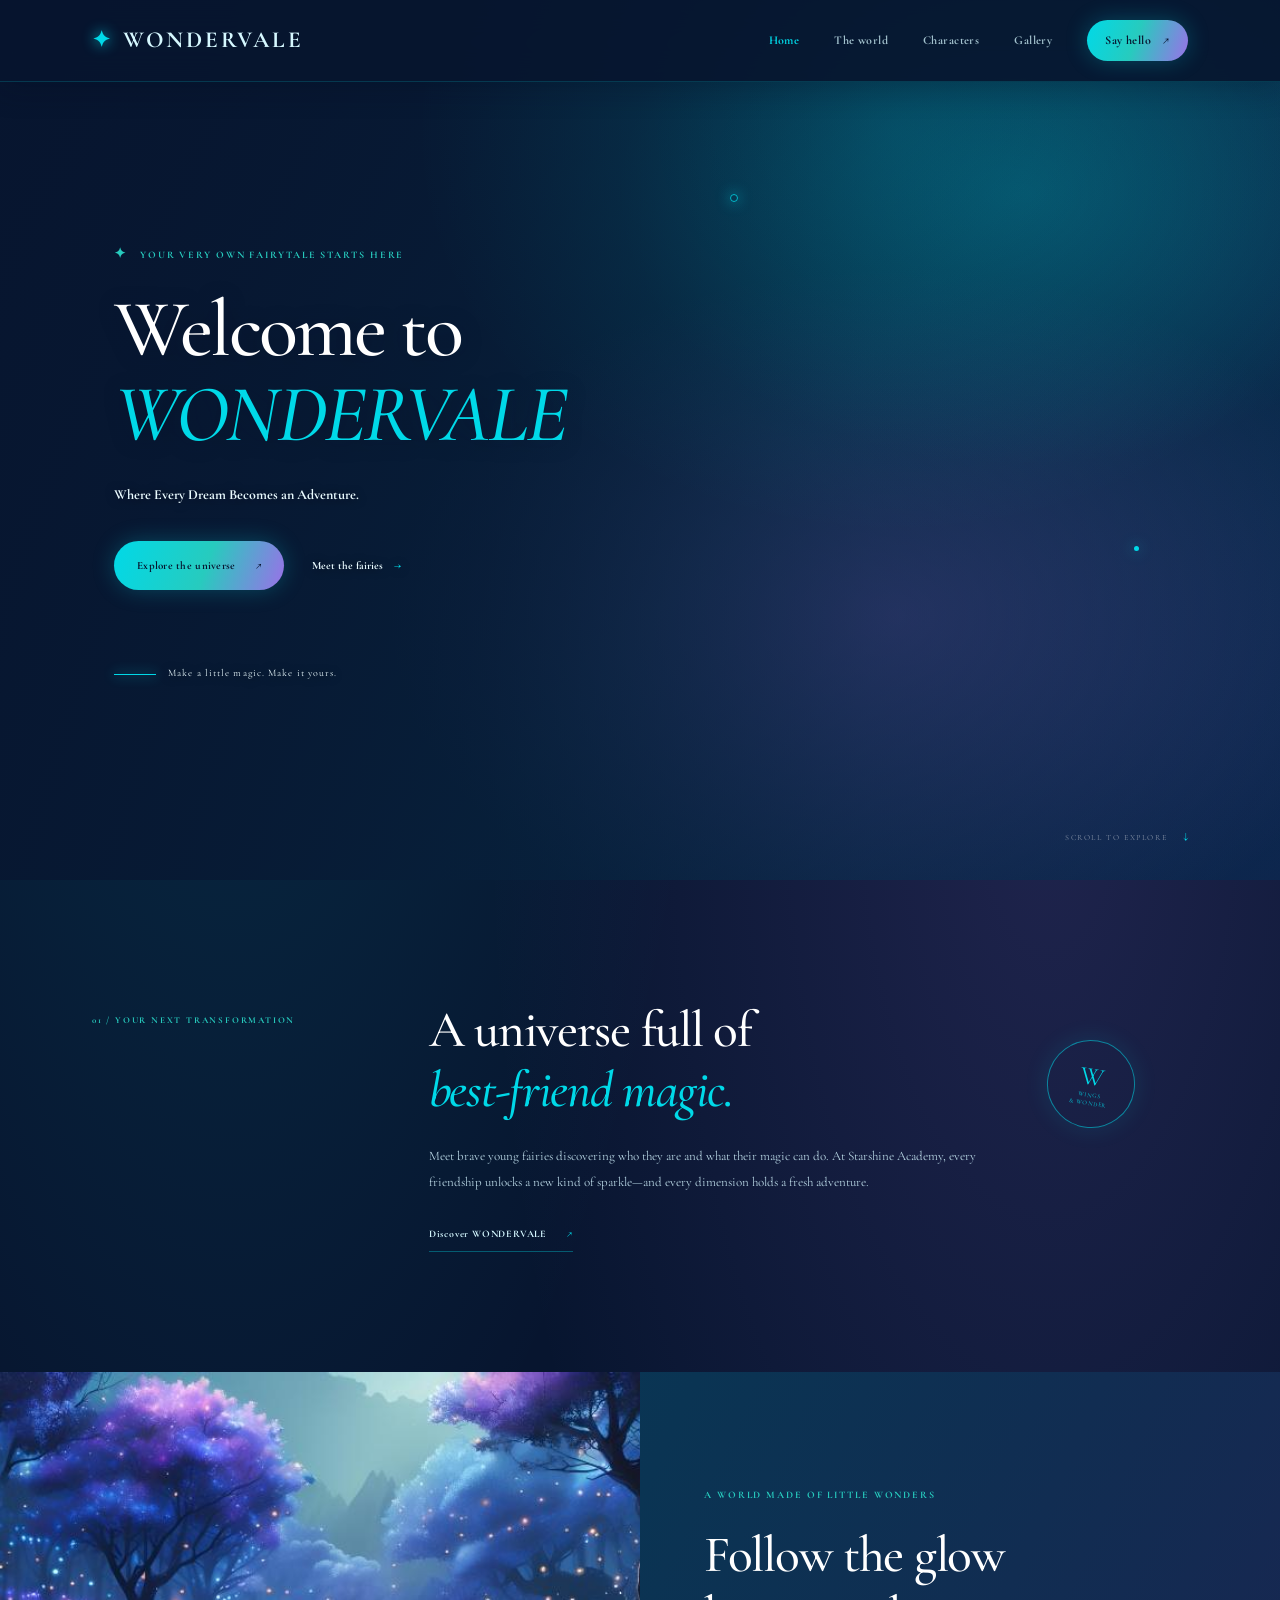
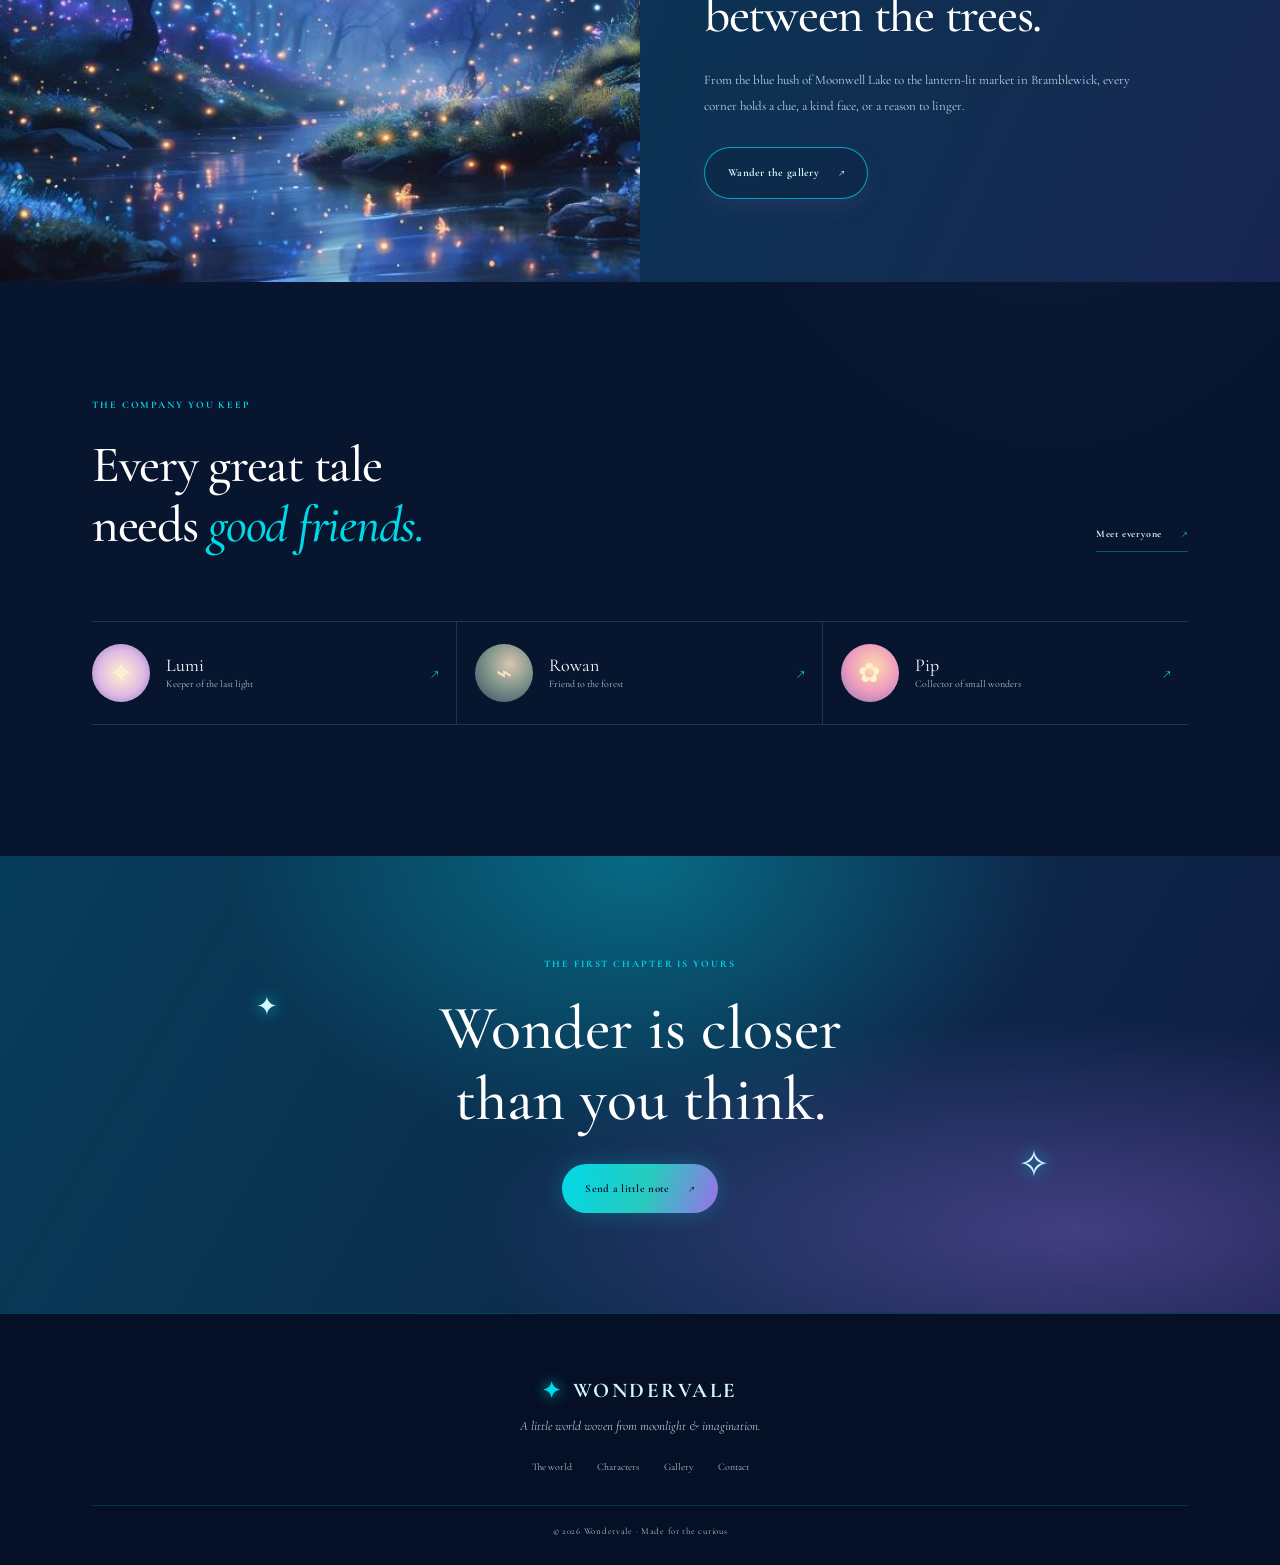
<file: index.html>
﻿<!doctype html>
<html lang="en">
<head>
  <meta charset="utf-8"><meta name="viewport" content="width=device-width, initial-scale=1">
  <meta name="description" content="Welcome to WONDERVALE, a colourful fairy universe where every dream becomes an adventure.">
  <title>WONDERVALE — Where Every Dream Becomes an Adventure</title>
  <link rel="preconnect" href="https://fonts.googleapis.com"><link rel="preconnect" href="https://fonts.gstatic.com" crossorigin>
  <link href="https://fonts.googleapis.com/css2?family=Cormorant+Garamond:ital,wght@0,300;0,400;0,500;0,600;0,700;1,300;1,400;1,500;1,600;1,700&display=swap" rel="stylesheet">
  <link rel="stylesheet" href="style.css">
</head>
<body>
  <header class="site-header"><a class="brand" href="index.html" aria-label="Wondervale home"><span class="brand-mark">✦</span> wondervale</a>
    <button class="menu-toggle" aria-label="Open navigation" aria-expanded="false"><span></span><span></span></button>
    <nav class="site-nav" aria-label="Main navigation"><a class="current" href="index.html">Home</a><a href="about.html">The world</a><a href="characters.html">Characters</a><a href="gallery.html">Gallery</a><a class="nav-cta" href="contact.html">Say hello <span>↗</span></a></nav>
  </header>
  <main>
    <section class="hero home-hero"><video class="hero-video" autoplay muted loop playsinline preload="metadata" aria-hidden="true" tabindex="-1"><source src="videos/wondervale.mp4" type="video/mp4">Your browser does not support background video.</video><div class="hero-sky"></div><div class="hero-orb orb-one"></div><div class="hero-orb orb-two"></div><div class="hero-copy reveal"><p class="eyebrow"><span class="spark">✦</span> YOUR VERY OWN FAIRYTALE STARTS HERE</p><h1>Welcome to<br><em>WONDERVALE</em></h1><p class="hero-lede">Where Every Dream Becomes an Adventure.</p><div class="hero-actions"><a class="button button-gold" href="about.html">Explore the universe <span>↗</span></a><a class="text-link" href="characters.html">Meet the fairies <span>→</span></a></div><div class="hero-note"><span class="note-line"></span><span>Make a little magic. Make it yours.</span></div></div><div class="hero-art fairy-home-art" aria-label="Original fairy illustration placeholder with shimmering wings"><div class="moon"></div><div class="mountain mountain-back"></div><div class="mountain mountain-front"></div><div class="forest"></div><div class="river"></div><div class="hero-fairy" aria-hidden="true"><span class="fairy-wing wing-left"></span><span class="fairy-wing wing-right"></span><span class="fairy-hair"></span><span class="fairy-head"></span><span class="fairy-dress"></span><span class="fairy-sparkle">✧</span></div><span class="art-label">The Dreamgarden <b>✦</b></span></div><div class="scroll-cue">SCROLL TO EXPLORE <span>↓</span></div></section>
    <section class="intro section-wrap reveal"><div class="section-kicker">01 / YOUR NEXT TRANSFORMATION</div><div><h2>A universe full of<br><em>best-friend magic.</em></h2><p>Meet brave young fairies discovering who they are and what their magic can do. At Starshine Academy, every friendship unlocks a new kind of sparkle—and every dimension holds a fresh adventure.</p><a class="arrow-link" href="about.html">Discover WONDERVALE <span>↗</span></a></div><div class="intro-stamp">W<br><small>WINGS<br>& WONDER</small></div></section>
    <section class="feature-band"><div class="feature-art"><img class="feature-image" src="images/gallery/petalwild-gardens.jpg" alt="A glowing purple forest and river filled with magical lights" loading="lazy"></div><div class="feature-copy reveal"><p class="eyebrow">A WORLD MADE OF LITTLE WONDERS</p><h2>Follow the glow<br>between the trees.</h2><p>From the blue hush of Moonwell Lake to the lantern-lit market in Bramblewick, every corner holds a clue, a kind face, or a reason to linger.</p><a class="button button-outline" href="gallery.html">Wander the gallery <span>↗</span></a></div></section>
    <section class="companions section-wrap reveal"><div class="section-heading"><div><p class="eyebrow">THE COMPANY YOU KEEP</p><h2>Every great tale<br>needs <em>good friends.</em></h2></div><a class="arrow-link" href="characters.html">Meet everyone <span>↗</span></a></div><div class="mini-cast"><a class="mini-card" href="characters.html#lumi"><span class="portrait portrait-lumi">✧</span><span><b>Lumi</b><small>Keeper of the last light</small></span><i>↗</i></a><a class="mini-card" href="characters.html#rowan"><span class="portrait portrait-rowan">⌁</span><span><b>Rowan</b><small>Friend to the forest</small></span><i>↗</i></a><a class="mini-card" href="characters.html#pip"><span class="portrait portrait-pip">✿</span><span><b>Pip</b><small>Collector of small wonders</small></span><i>↗</i></a></div></section>
    <section class="closing-cta"><p class="eyebrow">THE FIRST CHAPTER IS YOURS</p><h2>Wonder is closer<br>than you think.</h2><a class="button button-gold" href="contact.html">Send a little note <span>↗</span></a><span class="cta-spark cta-spark-a">✦</span><span class="cta-spark cta-spark-b">✧</span></section>
  </main>
  <footer class="site-footer"><a class="brand" href="index.html"><span class="brand-mark">✦</span> wondervale</a><p>A little world woven from moonlight & imagination.</p><div class="footer-links"><a href="about.html">The world</a><a href="characters.html">Characters</a><a href="gallery.html">Gallery</a><a href="contact.html">Contact</a></div><small>© <span data-year></span> Wondervale · Made for the curious</small></footer>
  <script src="script.js"></script>
</body></html>
</file>
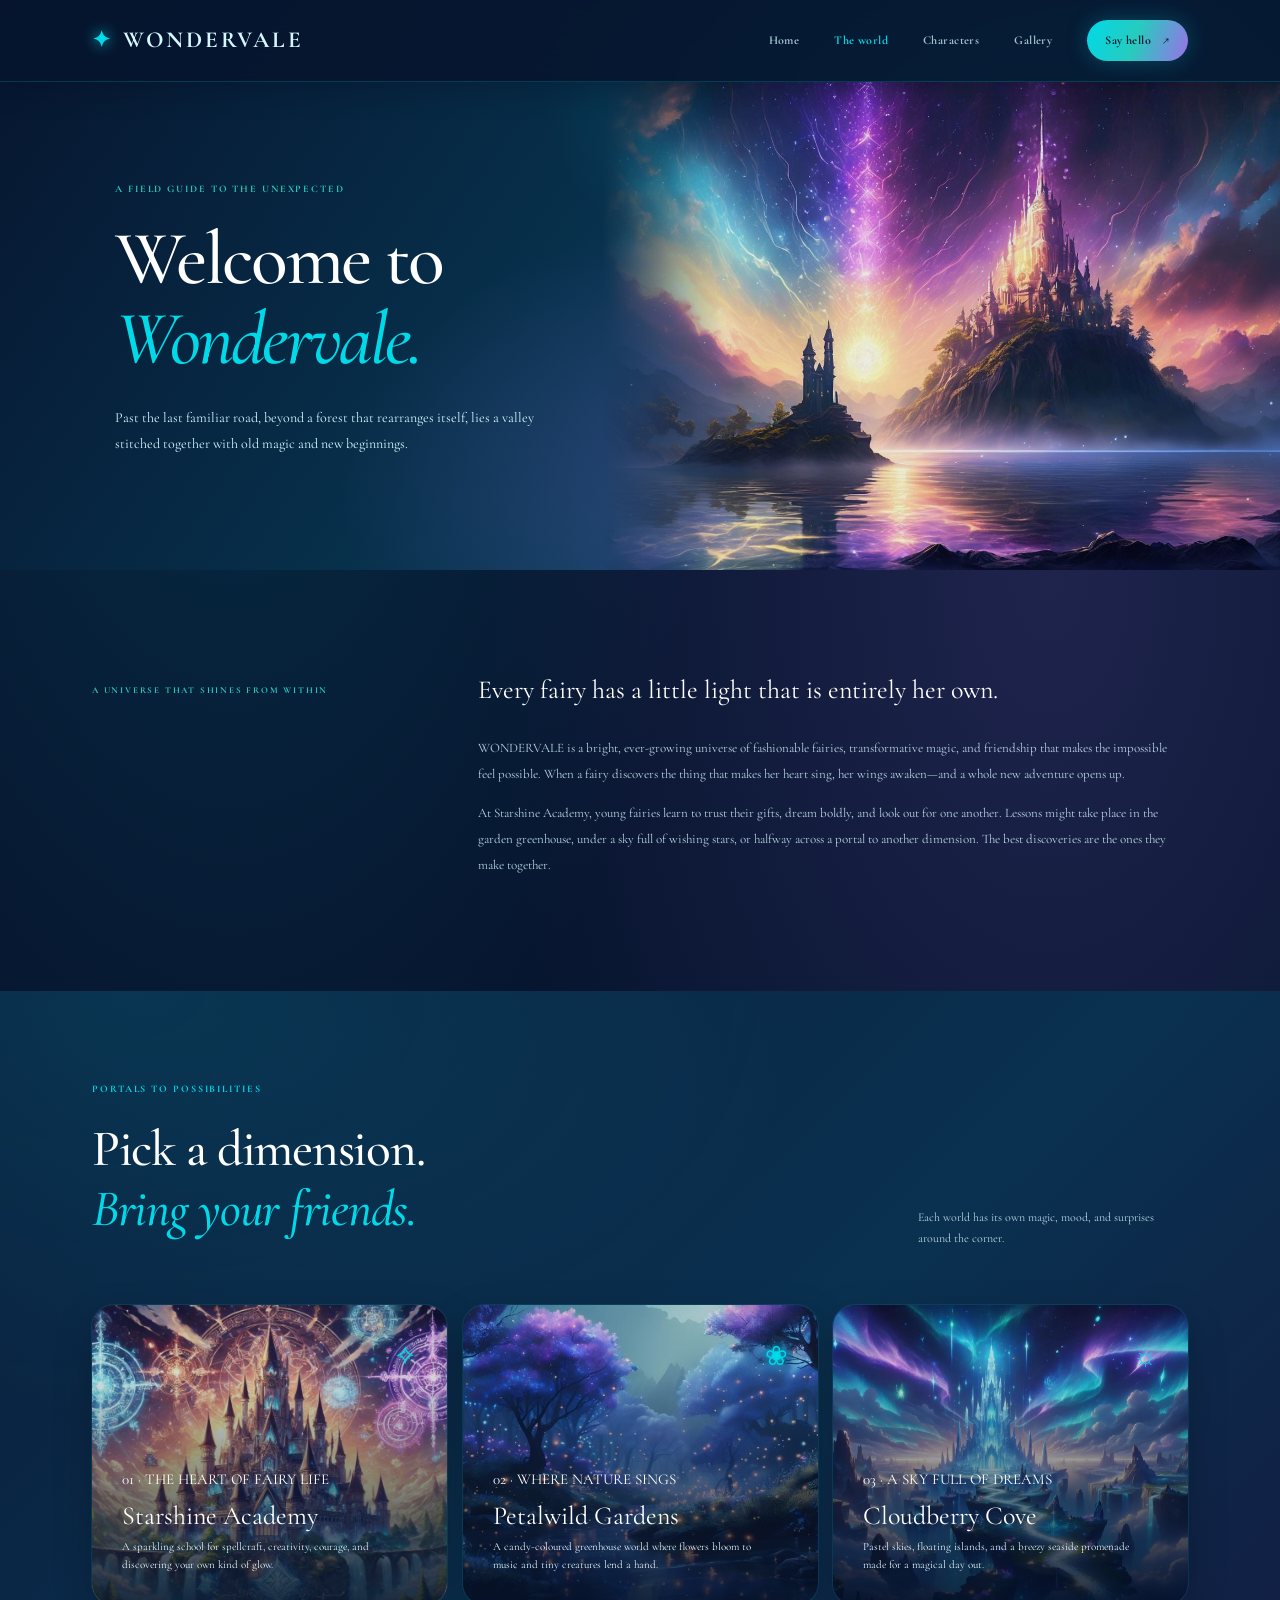
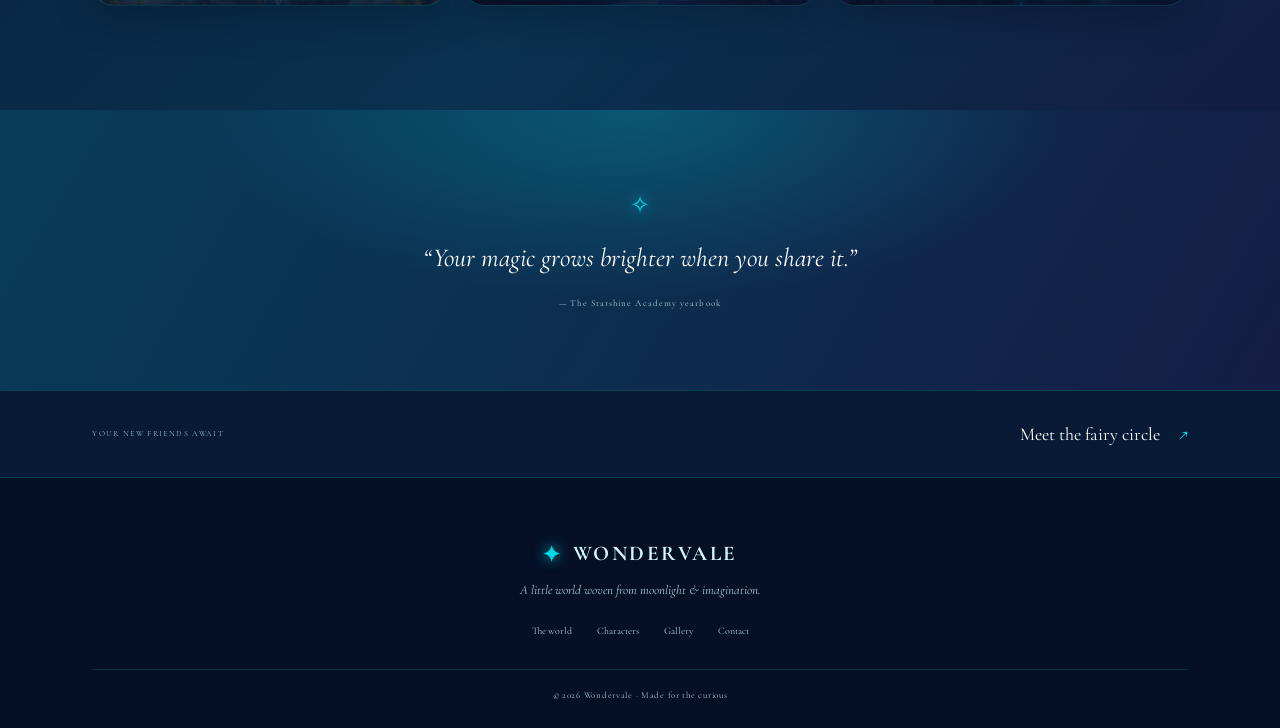
<file: about.html>
﻿<!doctype html>
<html lang="en"><head><meta charset="utf-8"><meta name="viewport" content="width=device-width, initial-scale=1"><meta name="description" content="Explore the places, folklore and fading heart-lights of Wondervale."><title>The World — Wondervale</title><link rel="preconnect" href="https://fonts.googleapis.com"><link rel="preconnect" href="https://fonts.gstatic.com" crossorigin><link href="https://fonts.googleapis.com/css2?family=Cormorant+Garamond:ital,wght@0,300;0,400;0,500;0,600;0,700;1,300;1,400;1,500;1,600;1,700&display=swap" rel="stylesheet"><link rel="stylesheet" href="style.css"></head>
<body><header class="site-header"><a class="brand" href="index.html"><span class="brand-mark">✦</span> wondervale</a><button class="menu-toggle" aria-label="Open navigation" aria-expanded="false"><span></span><span></span></button><nav class="site-nav" aria-label="Main navigation"><a href="index.html">Home</a><a class="current" href="about.html">The world</a><a href="characters.html">Characters</a><a href="gallery.html">Gallery</a><a class="nav-cta" href="contact.html">Say hello <span>↗</span></a></nav></header>
<main><section class="page-hero about-banner"><div class="page-hero-art"><img class="about-hero-image" src="images/gallery/enchanted-lake.jpg" alt="A glowing castle above a magical lake beneath a colorful sky"></div><div class="page-hero-copy reveal"><p class="eyebrow">A FIELD GUIDE TO THE UNEXPECTED</p><h1>Welcome to<br><em>Wondervale.</em></h1><p>Past the last familiar road, beyond a forest that rearranges itself, lies a valley stitched together with old magic and new beginnings.</p></div></section>
<section class="story section-wrap reveal"><div class="section-kicker">A UNIVERSE THAT SHINES FROM WITHIN</div><div><p class="lead">Every fairy has a little light that is entirely her own.</p><p>WONDERVALE is a bright, ever-growing universe of fashionable fairies, transformative magic, and friendship that makes the impossible feel possible. When a fairy discovers the thing that makes her heart sing, her wings awaken—and a whole new adventure opens up.</p><p>At Starshine Academy, young fairies learn to trust their gifts, dream boldly, and look out for one another. Lessons might take place in the garden greenhouse, under a sky full of wishing stars, or halfway across a portal to another dimension. The best discoveries are the ones they make together.</p></div></section>
<section class="places"><div class="section-wrap"><div class="section-heading reveal"><div><p class="eyebrow">PORTALS TO POSSIBILITIES</p><h2>Pick a dimension.<br><em>Bring your friends.</em></h2></div><p>Each world has its own magic, mood, and surprises around the corner.</p></div><div class="place-grid"><article class="place-card place-lake reveal"><img class="place-image" src="images/gallery/starshine-academy.jpg" alt="Starshine Academy, a castle surrounded by enchanted waterfalls" loading="lazy"><div class="place-symbol">✧</div><span>01 · THE HEART OF FAIRY LIFE</span><h3>Starshine Academy</h3><p>A sparkling school for spellcraft, creativity, courage, and discovering your own kind of glow.</p></article><article class="place-card place-forest reveal"><img class="place-image" src="images/gallery/petalwild-gardens.jpg" alt="Petalwild Gardens, a glowing forest filled with magical lights" loading="lazy"><div class="place-symbol">❀</div><span>02 · WHERE NATURE SINGS</span><h3>Petalwild Gardens</h3><p>A candy-coloured greenhouse world where flowers bloom to music and tiny creatures lend a hand.</p></article><article class="place-card place-village reveal"><img class="place-image" src="images/gallery/crystal-dimension.jpg" alt="Cloudberry Cove, a crystal palace in a luminous sky dimension" loading="lazy"><div class="place-symbol">☼</div><span>03 · A SKY FULL OF DREAMS</span><h3>Cloudberry Cove</h3><p>Pastel skies, floating islands, and a breezy seaside promenade made for a magical day out.</p></article></div></div></section>
<section class="quote-panel"><span>✧</span><blockquote>“Your magic grows brighter when you share it.”</blockquote><small>— The Starshine Academy yearbook</small></section><section class="page-next"><span>YOUR NEW FRIENDS AWAIT</span><a href="characters.html">Meet the fairy circle <b>↗</b></a></section></main>
<footer class="site-footer"><a class="brand" href="index.html"><span class="brand-mark">✦</span> wondervale</a><p>A little world woven from moonlight & imagination.</p><div class="footer-links"><a href="about.html">The world</a><a href="characters.html">Characters</a><a href="gallery.html">Gallery</a><a href="contact.html">Contact</a></div><small>© <span data-year></span> Wondervale · Made for the curious</small></footer><script src="script.js"></script></body></html>
</file>
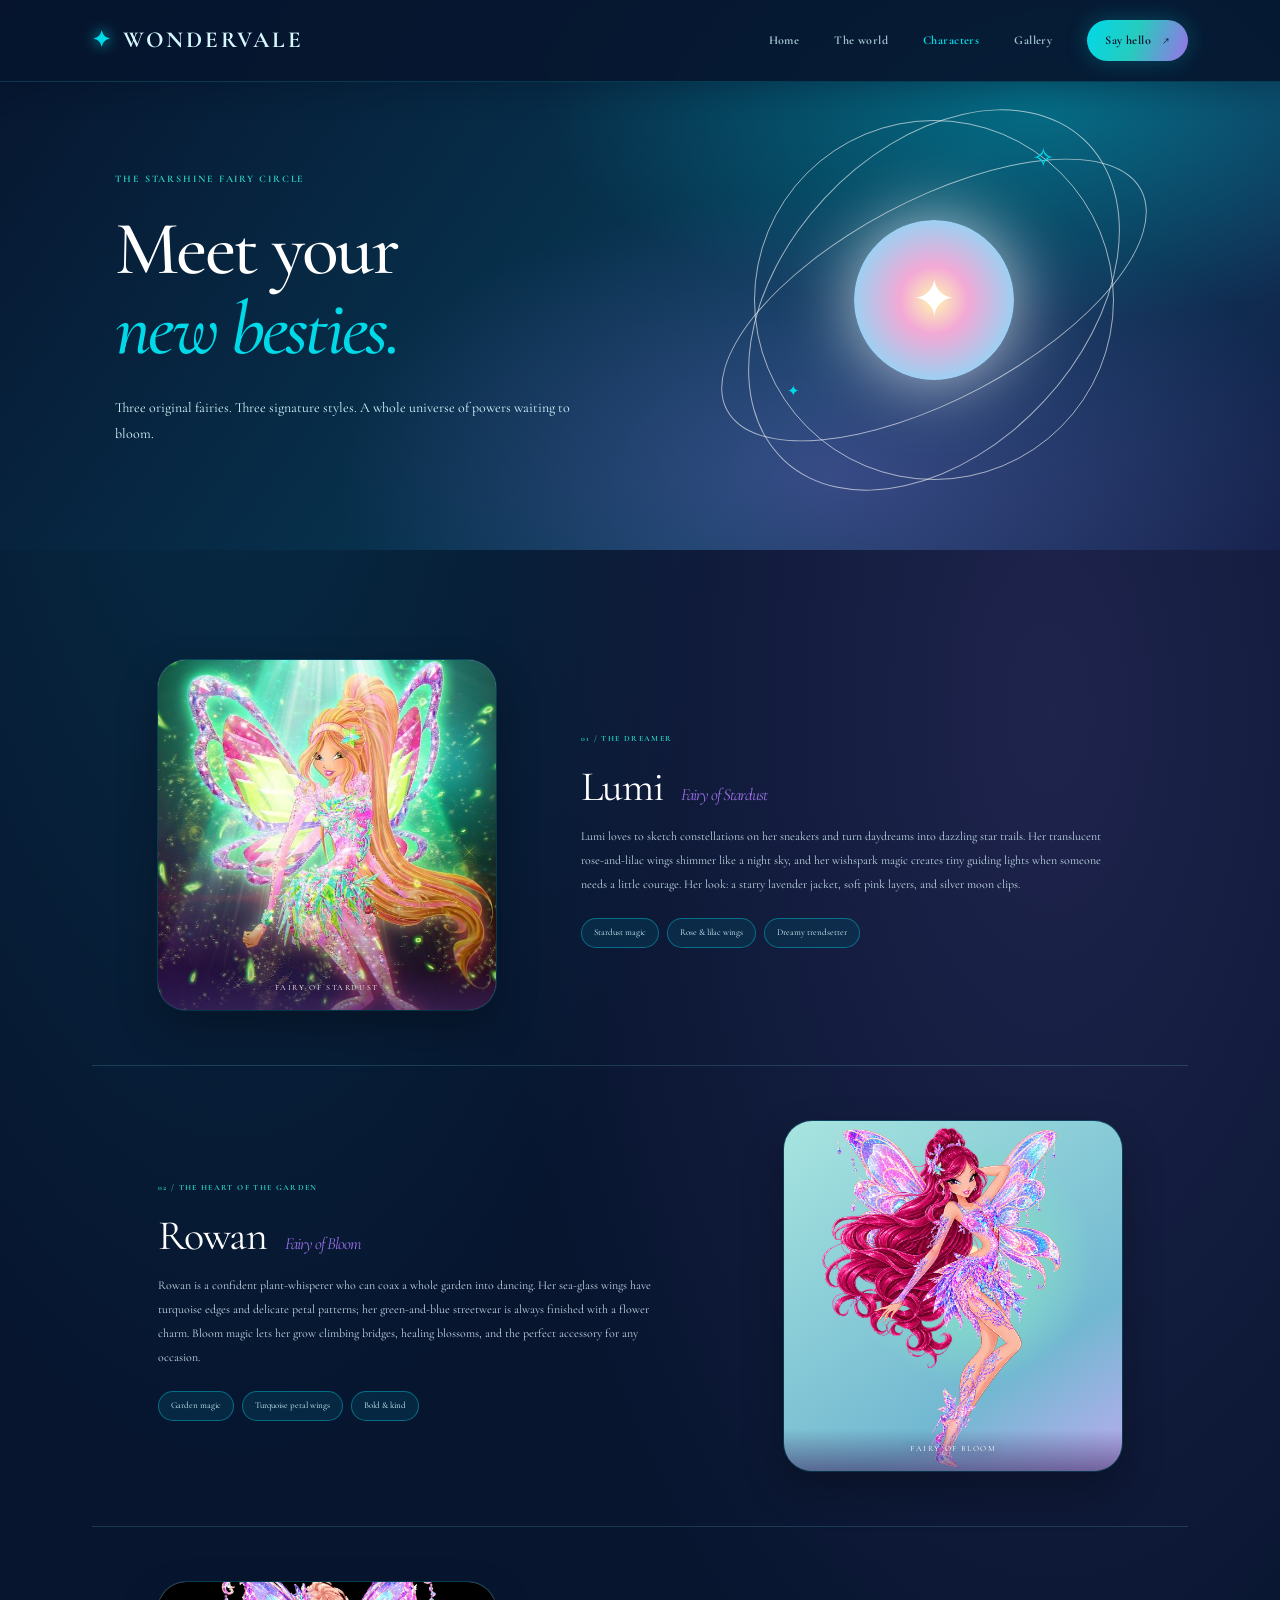
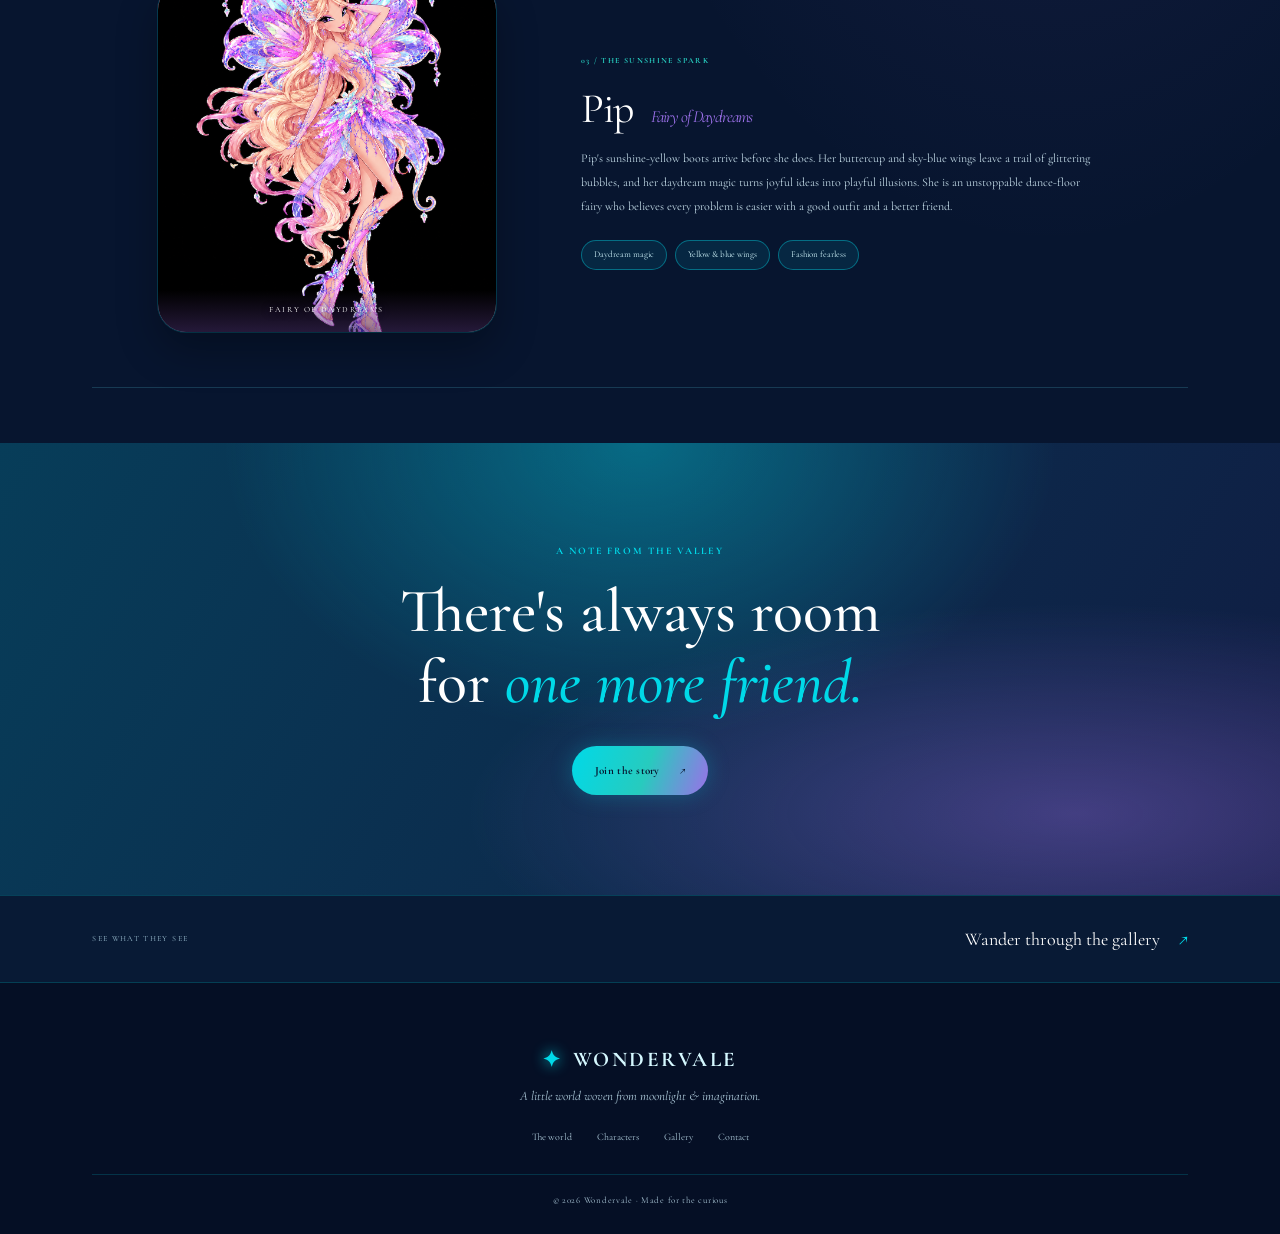
<file: characters.html>
﻿<!doctype html>
<html lang="en"><head><meta charset="utf-8"><meta name="viewport" content="width=device-width, initial-scale=1"><meta name="description" content="Meet the original friends at the heart of the Wondervale adventure."><title>The Companions — Wondervale</title><link rel="preconnect" href="https://fonts.googleapis.com"><link rel="preconnect" href="https://fonts.gstatic.com" crossorigin><link href="https://fonts.googleapis.com/css2?family=Cormorant+Garamond:ital,wght@0,300;0,400;0,500;0,600;0,700;1,300;1,400;1,500;1,600;1,700&display=swap" rel="stylesheet"><link rel="stylesheet" href="style.css"></head>
<body><header class="site-header"><a class="brand" href="index.html"><span class="brand-mark">✦</span> wondervale</a><button class="menu-toggle" aria-label="Open navigation" aria-expanded="false"><span></span><span></span></button><nav class="site-nav" aria-label="Main navigation"><a href="index.html">Home</a><a href="about.html">The world</a><a class="current" href="characters.html">Characters</a><a href="gallery.html">Gallery</a><a class="nav-cta" href="contact.html">Say hello <span>↗</span></a></nav></header>
<main><section class="page-hero characters-banner"><div class="page-hero-copy reveal"><p class="eyebrow">THE STARSHINE FAIRY CIRCLE</p><h1>Meet your<br><em>new besties.</em></h1><p>Three original fairies. Three signature styles. A whole universe of powers waiting to bloom.</p></div><div class="character-orbit" aria-hidden="true"><span class="orbit orbit-one"></span><span class="orbit orbit-two"></span><i class="orbit-star">✧</i><i class="orbit-spark">✦</i><div class="orbit-badge">✦</div></div></section>
<section class="character-list section-wrap"><article class="character-row reveal" id="lumi"><div class="character-portrait portrait-lumi"><img class="character-image lumi-image" src="images/characters/lumi.jpg" alt="Lumi in her sparkling rose-and-lilac fairy transformation"><small>FAIRY OF STARDUST</small></div><div class="character-info"><span class="character-number">01 / THE DREAMER</span><h2>Lumi <em>Fairy of Stardust</em></h2><p>Lumi loves to sketch constellations on her sneakers and turn daydreams into dazzling star trails. Her translucent rose-and-lilac wings shimmer like a night sky, and her wishspark magic creates tiny guiding lights when someone needs a little courage. Her look: a starry lavender jacket, soft pink layers, and silver moon clips.</p><div class="character-traits"><span>Stardust magic</span><span>Rose & lilac wings</span><span>Dreamy trendsetter</span></div></div></article>
<article class="character-row reverse reveal" id="rowan"><div class="character-portrait portrait-rowan"><img class="character-image" src="images/characters/rowan.png" alt="Rowan with her colorful bloom fairy wings"><small>FAIRY OF BLOOM</small></div><div class="character-info"><span class="character-number">02 / THE HEART OF THE GARDEN</span><h2>Rowan <em>Fairy of Bloom</em></h2><p>Rowan is a confident plant-whisperer who can coax a whole garden into dancing. Her sea-glass wings have turquoise edges and delicate petal patterns; her green-and-blue streetwear is always finished with a flower charm. Bloom magic lets her grow climbing bridges, healing blossoms, and the perfect accessory for any occasion.</p><div class="character-traits"><span>Garden magic</span><span>Turquoise petal wings</span><span>Bold & kind</span></div></div></article>
<article class="character-row reveal" id="pip"><div class="character-portrait portrait-pip"><img class="character-image" src="images/characters/pip.png" alt="Pip in a bright daydream fairy outfit with vibrant wings"><small>FAIRY OF DAYDREAMS</small></div><div class="character-info"><span class="character-number">03 / THE SUNSHINE SPARK</span><h2>Pip <em>Fairy of Daydreams</em></h2><p>Pip's sunshine-yellow boots arrive before she does. Her buttercup and sky-blue wings leave a trail of glittering bubbles, and her daydream magic turns joyful ideas into playful illusions. She is an unstoppable dance-floor fairy who believes every problem is easier with a good outfit and a better friend.</p><div class="character-traits"><span>Daydream magic</span><span>Yellow & blue wings</span><span>Fashion fearless</span></div></div></article></section>
<section class="friend-note"><p class="eyebrow">A NOTE FROM THE VALLEY</p><h2>There's always room<br>for <em>one more friend.</em></h2><a class="button button-gold" href="contact.html">Join the story <span>↗</span></a></section><section class="page-next"><span>SEE WHAT THEY SEE</span><a href="gallery.html">Wander through the gallery <b>↗</b></a></section></main>
<footer class="site-footer"><a class="brand" href="index.html"><span class="brand-mark">✦</span> wondervale</a><p>A little world woven from moonlight & imagination.</p><div class="footer-links"><a href="about.html">The world</a><a href="characters.html">Characters</a><a href="gallery.html">Gallery</a><a href="contact.html">Contact</a></div><small>© <span data-year></span> Wondervale · Made for the curious</small></footer><script src="script.js"></script></body></html>
</file>
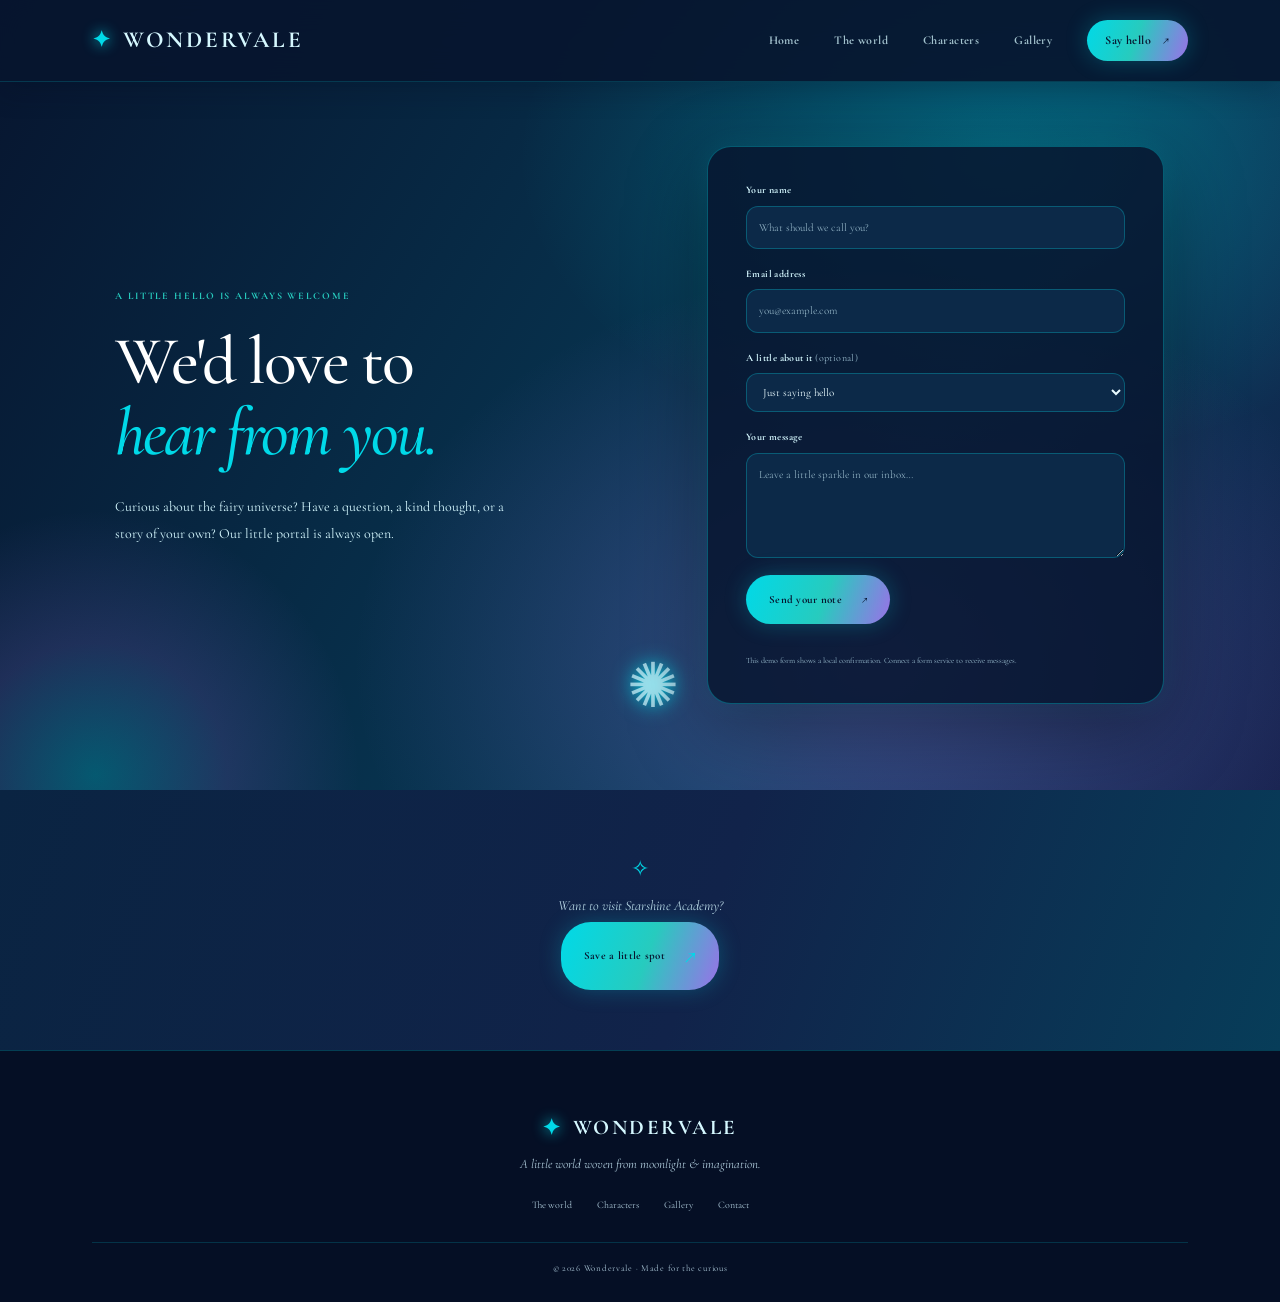
<file: contact.html>
﻿<!doctype html>
<html lang="en"><head><meta charset="utf-8"><meta name="viewport" content="width=device-width, initial-scale=1"><meta name="description" content="Send a note to Wondervale. Questions, ideas, and friendly hellos are welcome."><title>Say Hello — Wondervale</title><link rel="preconnect" href="https://fonts.googleapis.com"><link rel="preconnect" href="https://fonts.gstatic.com" crossorigin><link href="https://fonts.googleapis.com/css2?family=Cormorant+Garamond:ital,wght@0,300;0,400;0,500;0,600;0,700;1,300;1,400;1,500;1,600;1,700&display=swap" rel="stylesheet"><link rel="stylesheet" href="style.css"></head>
<body><header class="site-header"><a class="brand" href="index.html"><span class="brand-mark">✦</span> wondervale</a><button class="menu-toggle" aria-label="Open navigation" aria-expanded="false"><span></span><span></span></button><nav class="site-nav" aria-label="Main navigation"><a href="index.html">Home</a><a href="about.html">The world</a><a href="characters.html">Characters</a><a href="gallery.html">Gallery</a><a class="nav-cta current-cta" href="contact.html">Say hello <span>↗</span></a></nav></header>
<main><section class="contact-hero"><div class="contact-glow"></div><div class="contact-heading reveal"><p class="eyebrow">A LITTLE HELLO IS ALWAYS WELCOME</p><h1>We'd love to<br><em>hear from you.</em></h1><p>Curious about the fairy universe? Have a question, a kind thought, or a story of your own? Our little portal is always open.</p></div><div class="contact-card reveal"><form class="contact-form" id="contact-form"><div class="form-row"><label for="name">Your name</label><input id="name" name="name" type="text" placeholder="What should we call you?" autocomplete="name" required></div><div class="form-row"><label for="email">Email address</label><input id="email" name="email" type="email" placeholder="you@example.com" autocomplete="email" required></div><div class="form-row"><label for="subject">A little about it <span>(optional)</span></label><select id="subject" name="subject"><option value="hello">Just saying hello</option><option value="world">The WONDERVALE universe</option><option value="characters">The fairies</option><option value="other">Something else</option></select></div><div class="form-row"><label for="message">Your message</label><textarea id="message" name="message" rows="4" placeholder="Leave a little sparkle in our inbox…" required></textarea></div><button class="button button-gold submit-button" type="submit">Send your note <span>↗</span></button><p class="form-status" id="form-status" role="status" aria-live="polite"></p><small class="form-note">This demo form shows a local confirmation. Connect a form service to receive messages.</small></form></div><div class="contact-flower">✺</div></section><section class="contact-signoff"><span>✧</span><p>Want to visit Starshine Academy?</p><a class="button button-gold" href="reservation.html">Save a little spot <span>↗</span></a></section></main>
<footer class="site-footer"><a class="brand" href="index.html"><span class="brand-mark">✦</span> wondervale</a><p>A little world woven from moonlight & imagination.</p><div class="footer-links"><a href="about.html">The world</a><a href="characters.html">Characters</a><a href="gallery.html">Gallery</a><a href="contact.html">Contact</a></div><small>© <span data-year></span> Wondervale · Made for the curious</small></footer><script src="script.js"></script></body></html>
</file>
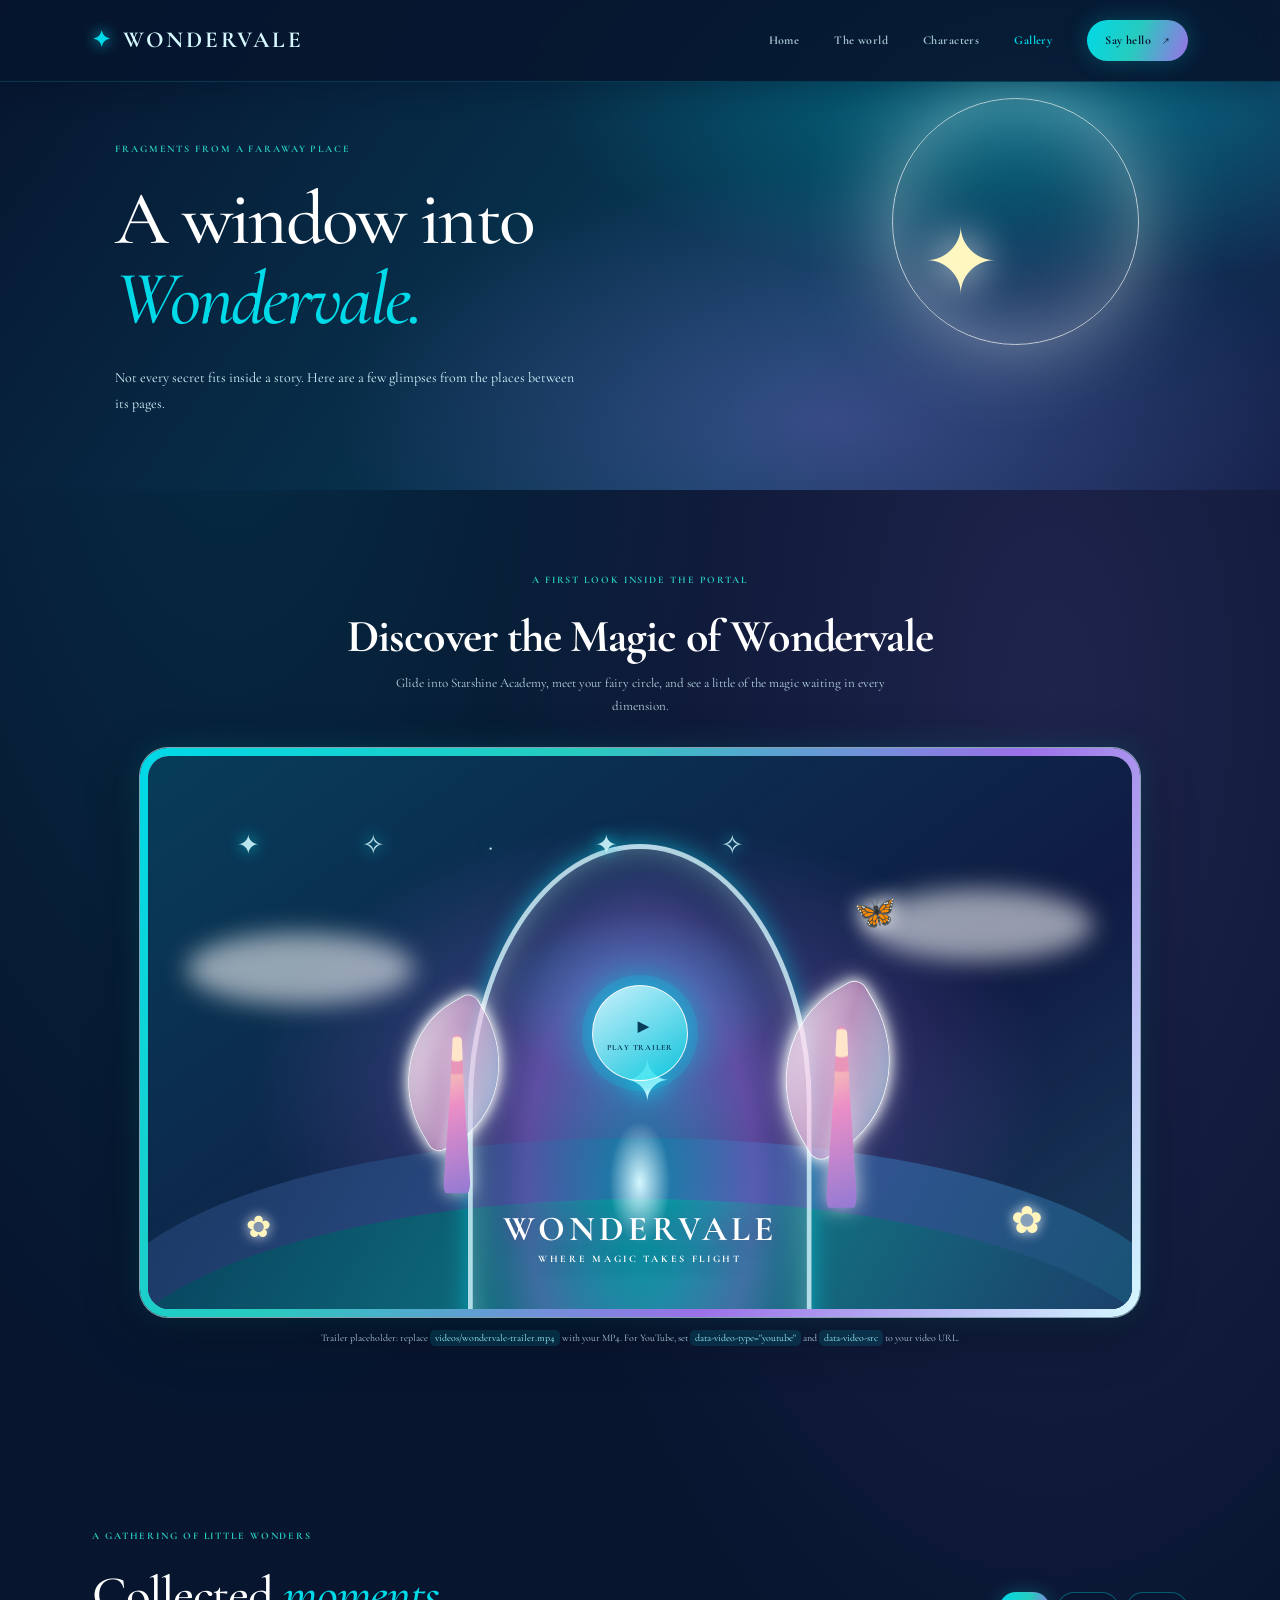
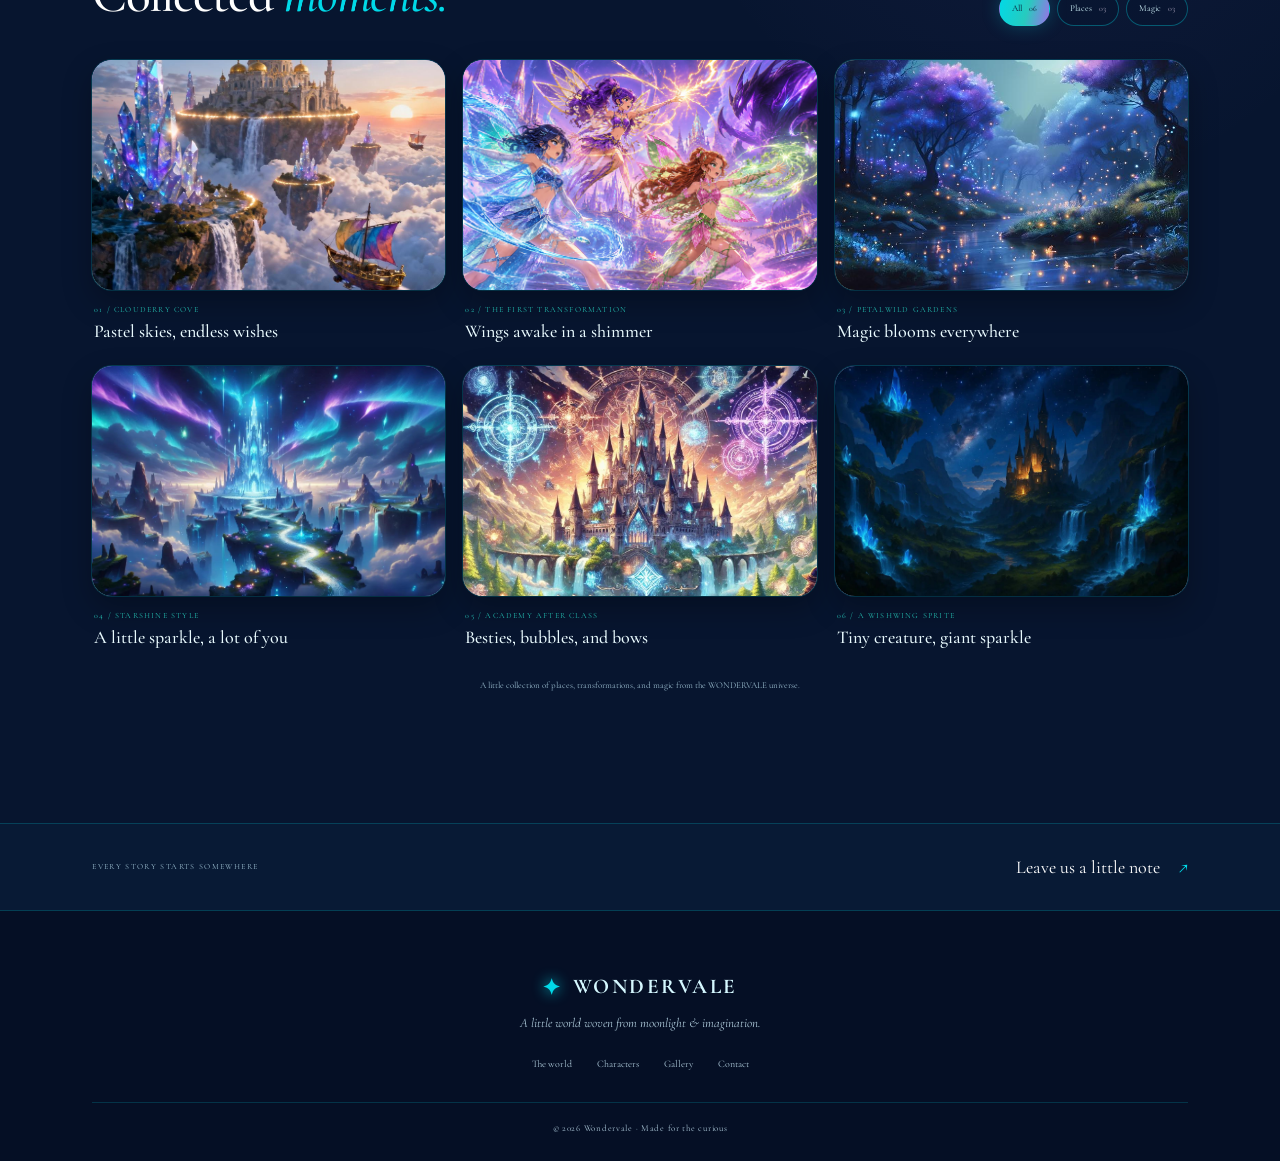
<file: gallery.html>
﻿<!doctype html>
<html lang="en"><head><meta charset="utf-8"><meta name="viewport" content="width=device-width, initial-scale=1"><meta name="description" content="A glimpse of the enchanted places, little details, and moonlit skies of Wondervale."><title>Gallery — Wondervale</title><link rel="preconnect" href="https://fonts.googleapis.com"><link rel="preconnect" href="https://fonts.gstatic.com" crossorigin><link href="https://fonts.googleapis.com/css2?family=Cormorant+Garamond:ital,wght@0,300;0,400;0,500;0,600;0,700;1,300;1,400;1,500;1,600;1,700&display=swap" rel="stylesheet"><link rel="stylesheet" href="style.css"></head>
<body><header class="site-header"><a class="brand" href="index.html"><span class="brand-mark">✦</span> wondervale</a><button class="menu-toggle" aria-label="Open navigation" aria-expanded="false"><span></span><span></span></button><nav class="site-nav" aria-label="Main navigation"><a href="index.html">Home</a><a href="about.html">The world</a><a href="characters.html">Characters</a><a class="current" href="gallery.html">Gallery</a><a class="nav-cta" href="contact.html">Say hello <span>↗</span></a></nav></header>
<main><section class="page-hero gallery-banner"><div class="page-hero-copy reveal"><p class="eyebrow">FRAGMENTS FROM A FARAWAY PLACE</p><h1>A window into<br><em>Wondervale.</em></h1><p>Not every secret fits inside a story. Here are a few glimpses from the places between its pages.</p></div><span class="gallery-banner-star">✦</span></section>
<section class="trailer-section section-wrap" aria-labelledby="trailer-title"><div class="trailer-heading"><p class="eyebrow">A FIRST LOOK INSIDE THE PORTAL</p><h2 id="trailer-title">Discover the Magic of Wondervale</h2><p>Glide into Starshine Academy, meet your fairy circle, and see a little of the magic waiting in every dimension.</p></div><div class="trailer-player" data-video-type="mp4" data-video-src="videos/wondervale.mp4"><div class="trailer-player-screen"><div class="trailer-thumbnail" role="img" aria-label="Original pastel fairy-universe trailer artwork with a glowing portal and fluttering wings"><span class="trailer-cloud cloud-one"></span><span class="trailer-cloud cloud-two"></span><span class="trailer-portal"><i>✦</i></span><span class="trailer-hill hill-back"></span><span class="trailer-hill hill-front"></span><span class="trailer-flower flower-one">✿</span><span class="trailer-flower flower-two">✿</span><span class="trailer-butterfly">🦋</span><span class="trailer-fairy fairy-left"><i class="trailer-wings"></i><i class="trailer-person"></i></span><span class="trailer-fairy fairy-right"><i class="trailer-wings"></i><i class="trailer-person"></i></span><span class="thumbnail-title">WONDERVALE <small>WHERE MAGIC TAKES FLIGHT</small></span></div><video class="trailer-video" controls playsinline preload="none" aria-label="Wondervale game trailer"></video><button class="trailer-play" type="button" aria-label="Play the Wondervale trailer"><span>▶</span><small>PLAY TRAILER</small></button><div class="trailer-status" role="status" aria-live="polite"></div></div></div><p class="trailer-help">Trailer placeholder: replace <code>videos/wondervale-trailer.mp4</code> with your MP4. For YouTube, set <code>data-video-type="youtube"</code> and <code>data-video-src</code> to your video URL.</p></section>
<section class="gallery-section section-wrap"><div class="gallery-toolbar"><div><p class="eyebrow">A GATHERING OF LITTLE WONDERS</p><h2>Collected <em>moments.</em></h2></div><div class="gallery-filters" role="group" aria-label="Filter gallery"><button class="filter-button active" data-filter="all">All <span>06</span></button><button class="filter-button" data-filter="places">Places <span>03</span></button><button class="filter-button" data-filter="magic">Magic <span>03</span></button></div></div>
<div class="gallery-grid"><figure class="gallery-tile tile-lake" data-category="places"><div class="tile-art"><img class="gallery-image" src="images/gallery/cloudberry-cove.jpg" alt="A floating crystal castle above clouds at sunset" loading="lazy"></div><figcaption><span>01 / CLOUDERRY COVE</span><b>Pastel skies, endless wishes</b></figcaption></figure><figure class="gallery-tile tile-lantern" data-category="magic"><div class="tile-art"><img class="gallery-image" src="images/gallery/fairy-transformation.png" alt="Three fairies flying together through a sparkling magical dimension" loading="lazy"></div><figcaption><span>02 / THE FIRST TRANSFORMATION</span><b>Wings awake in a shimmer</b></figcaption></figure><figure class="gallery-tile tile-forest" data-category="places"><div class="tile-art"><img class="gallery-image" src="images/gallery/petalwild-gardens.jpg" alt="A glowing violet forest beside a river at night" loading="lazy"></div><figcaption><span>03 / PETALWILD GARDENS</span><b>Magic blooms everywhere</b></figcaption></figure><figure class="gallery-tile tile-wish" data-category="magic"><div class="tile-art"><img class="gallery-image" src="images/gallery/crystal-dimension.jpg" alt="A luminous crystal palace among floating islands beneath an aurora" loading="lazy"></div><figcaption><span>04 / STARSHINE STYLE</span><b>A little sparkle, a lot of you</b></figcaption></figure><figure class="gallery-tile tile-village" data-category="places"><div class="tile-art"><img class="gallery-image" src="images/gallery/starshine-academy.jpg" alt="A grand academy castle surrounded by waterfalls and enchanted lights" loading="lazy"></div><figcaption><span>05 / ACADEMY AFTER CLASS</span><b>Besties, bubbles, and bows</b></figcaption></figure><figure class="gallery-tile tile-spell" data-category="magic"><div class="tile-art"><img class="gallery-image" src="images/gallery/moonlit-realm.jpg" alt="A moonlit castle among blue crystal cliffs and waterfalls" loading="lazy"></div><figcaption><span>06 / A WISHWING SPRITE</span><b>Tiny creature, giant sparkle</b></figcaption></figure></div><p class="gallery-footnote">A little collection of places, transformations, and magic from the WONDERVALE universe.</p></section>
<section class="page-next"><span>EVERY STORY STARTS SOMEWHERE</span><a href="contact.html">Leave us a little note <b>↗</b></a></section></main><footer class="site-footer"><a class="brand" href="index.html"><span class="brand-mark">✦</span> wondervale</a><p>A little world woven from moonlight & imagination.</p><div class="footer-links"><a href="about.html">The world</a><a href="characters.html">Characters</a><a href="gallery.html">Gallery</a><a href="contact.html">Contact</a></div><small>© <span data-year></span> Wondervale · Made for the curious</small></footer><script src="script.js"></script></body></html>
</file>
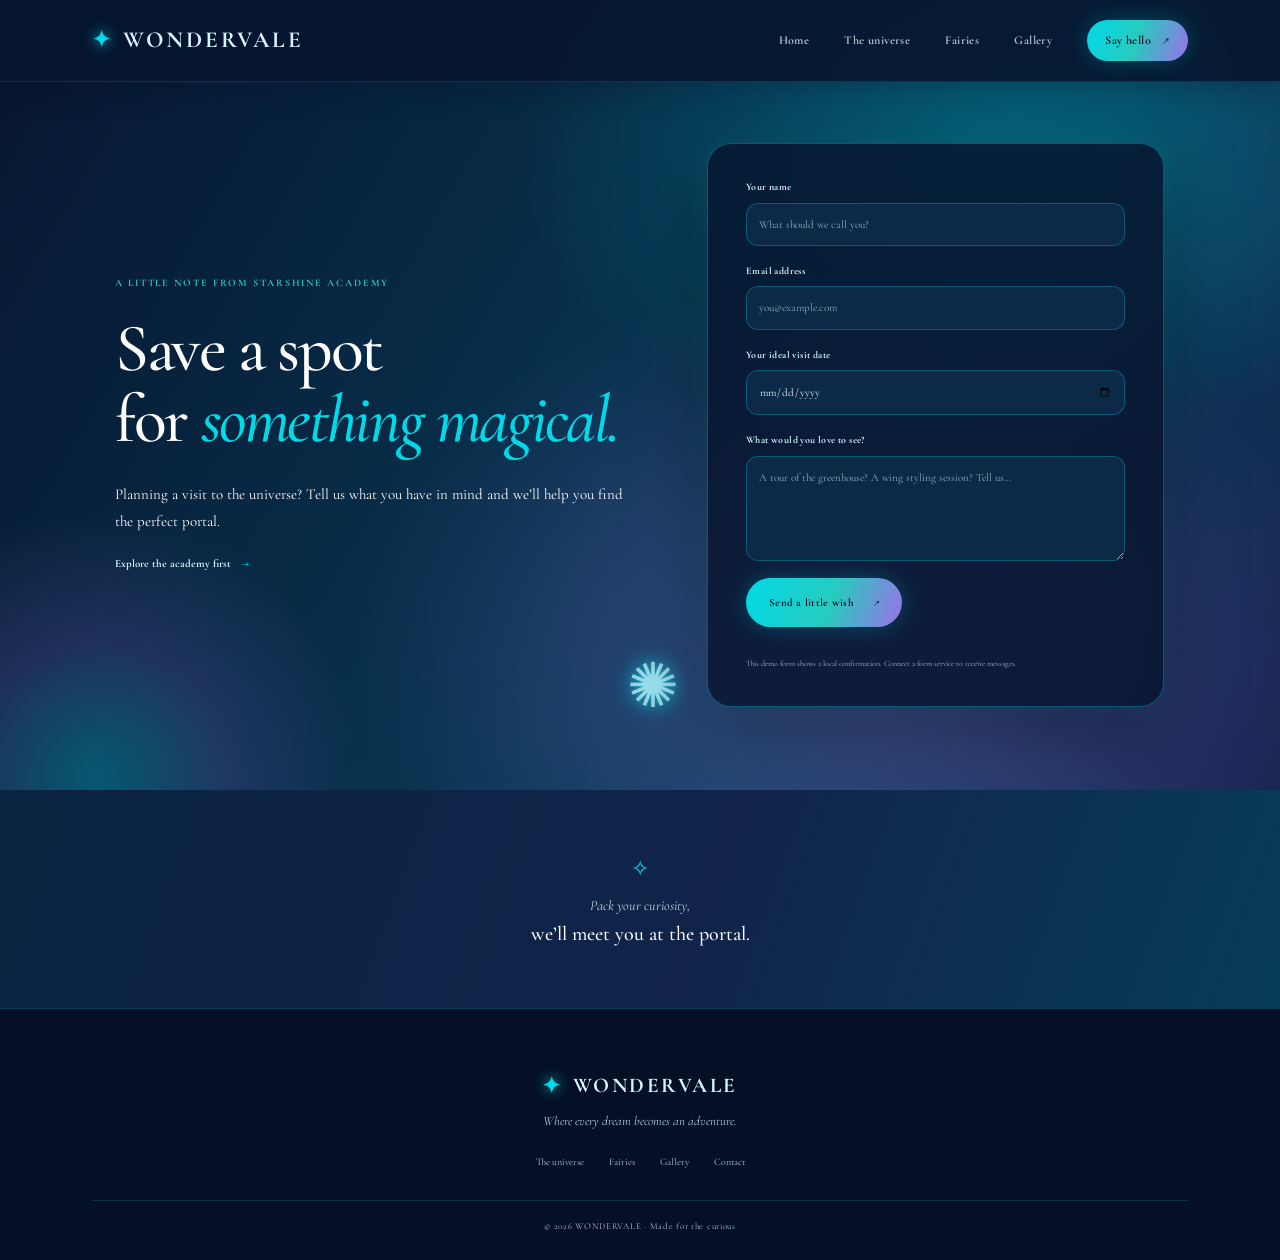
<file: reservation.html>
﻿<!doctype html>
<html lang="en"><head><meta charset="utf-8"><meta name="viewport" content="width=device-width, initial-scale=1"><meta name="description" content="Save your place for a little visit to Starshine Academy."><title>Visit Starshine Academy — WONDERVALE</title><link rel="preconnect" href="https://fonts.googleapis.com"><link rel="preconnect" href="https://fonts.gstatic.com" crossorigin><link href="https://fonts.googleapis.com/css2?family=Cormorant+Garamond:ital,wght@0,300;0,400;0,500;0,600;0,700;1,300;1,400;1,500;1,600;1,700&display=swap" rel="stylesheet"><link rel="stylesheet" href="style.css"></head>
<body><header class="site-header"><a class="brand" href="index.html"><span class="brand-mark">✦</span> WONDERVALE</a><button class="menu-toggle" aria-label="Open navigation" aria-expanded="false"><span></span><span></span></button><nav class="site-nav" aria-label="Main navigation"><a href="index.html">Home</a><a href="about.html">The universe</a><a href="characters.html">Fairies</a><a href="gallery.html">Gallery</a><a class="nav-cta" href="contact.html">Say hello <span>↗</span></a></nav></header>
<main><section class="contact-hero"><div class="contact-glow"></div><div class="contact-heading reveal"><p class="eyebrow">A LITTLE NOTE FROM STARSHINE ACADEMY</p><h1>Save a spot<br>for <em>something magical.</em></h1><p>Planning a visit to the universe? Tell us what you have in mind and we’ll help you find the perfect portal.</p><a class="text-link" href="about.html">Explore the academy first <span>→</span></a></div><div class="contact-card reveal"><form class="contact-form" id="contact-form"><div class="form-row"><label for="name">Your name</label><input id="name" name="name" type="text" placeholder="What should we call you?" autocomplete="name" required></div><div class="form-row"><label for="email">Email address</label><input id="email" name="email" type="email" placeholder="you@example.com" autocomplete="email" required></div><div class="form-row"><label for="visit-date">Your ideal visit date</label><input id="visit-date" name="date" type="date"></div><div class="form-row"><label for="message">What would you love to see?</label><textarea id="message" name="message" rows="4" placeholder="A tour of the greenhouse? A wing styling session? Tell us…" required></textarea></div><button class="button button-gold submit-button" type="submit">Send a little wish <span>↗</span></button><p class="form-status" id="form-status" role="status" aria-live="polite"></p><small class="form-note">This demo form shows a local confirmation. Connect a form service to receive messages.</small></form></div><div class="contact-flower">✺</div></section><section class="contact-signoff"><span>✧</span><p>Pack your curiosity,</p><b>we’ll meet you at the portal.</b></section></main>
<footer class="site-footer"><a class="brand" href="index.html"><span class="brand-mark">✦</span> WONDERVALE</a><p>Where every dream becomes an adventure.</p><div class="footer-links"><a href="about.html">The universe</a><a href="characters.html">Fairies</a><a href="gallery.html">Gallery</a><a href="contact.html">Contact</a></div><small>© <span data-year></span> WONDERVALE · Made for the curious</small></footer><script src="script.js"></script></body></html>
</file>
<file: style.css>
:root{--night:#11152f;--ink:#222344;--blue:#252b63;--lav:#a69be2;--purple:#786bb8;--pink:#f3cce0;--gold:#e8c77e;--paper:#faf8ff;--muted:#77768f;--line:#e6e1f0;--serif:'Playfair Display',Georgia,serif;--sans:'DM Sans',Arial,sans-serif}*{box-sizing:border-box}html{scroll-behavior:smooth}body{margin:0;background:var(--paper);color:var(--ink);font-family:var(--sans);font-size:15px;line-height:1.75}a{color:inherit;text-decoration:none}button,input,textarea,select{font:inherit}button,a{-webkit-tap-highlight-color:transparent}.site-header{height:82px;padding:0 7.2%;display:flex;align-items:center;justify-content:space-between;background:rgba(17,21,47,.97);color:white;position:absolute;z-index:20;inset:0 0 auto}.brand{font-family:var(--serif);font-size:23px;font-weight:600;letter-spacing:.02em;display:flex;align-items:center;gap:10px}.brand-mark{font-size:22px;color:var(--gold)}.site-nav{display:flex;align-items:center;gap:35px;font-size:12px;letter-spacing:.07em}.site-nav>a{opacity:.76;transition:opacity .2s,color .2s}.site-nav>a:hover,.site-nav>a.current{opacity:1;color:var(--gold)}.site-nav .nav-cta{padding:10px 17px;border:1px solid rgba(232,199,126,.6);border-radius:2px;opacity:1}.nav-cta span{margin-left:9px;color:var(--gold)}.menu-toggle{display:none}.hero{position:relative;min-height:740px;height:min(880px,100vh);background:radial-gradient(ellipse at 83% 40%,#55528e 0,#37356e 24%,#20264f 51%,#151a38 80%);color:#fff;overflow:hidden;padding:82px 7.2% 0;display:flex;align-items:center}.hero-sky{position:absolute;inset:0;background:radial-gradient(ellipse at 70% 100%,rgba(229,167,215,.17),transparent 45%),linear-gradient(115deg,rgba(15,19,45,.16),transparent 70%)}.hero-copy{position:relative;z-index:2;width:50%;max-width:600px;padding-bottom:38px}.eyebrow{font-size:10px;letter-spacing:.19em;font-weight:700;color:var(--gold);margin:0 0 20px}.spark{font-size:14px;margin-right:8px}.hero h1,.page-hero h1,.contact-heading h1{font:500 clamp(52px,6.3vw,88px)/1.06 var(--serif);letter-spacing:-.035em;margin:0 0 25px}.hero h1 em,.page-hero h1 em,.contact-heading h1 em,.section-wrap h2 em,.feature-copy h2 em,.section-heading h2 em,.character-info h2 em,.friend-note h2 em{font-weight:500;color:#d9c5ef}.hero-lede,.page-hero-copy>p:last-child,.contact-heading>p:last-child{color:rgba(255,255,255,.72);max-width:440px;font-size:14px;line-height:1.9}.hero-actions{display:flex;align-items:center;gap:28px;margin-top:32px}.button{display:inline-flex;align-items:center;justify-content:center;gap:20px;padding:14px 20px;font-size:11px;font-weight:700;letter-spacing:.06em;transition:transform .2s,background .2s}.button:hover{transform:translateY(-3px)}.button-gold{background:var(--gold);color:#27203c}.button-gold:hover{background:#f1d99b}.button-outline{border:1px solid rgba(238,226,255,.6);color:white}.button-outline:hover{background:rgba(255,255,255,.1)}.text-link{font-size:11px;color:rgba(255,255,255,.8)}.text-link span{color:var(--gold);margin-left:8px}.hero-note{display:flex;align-items:center;gap:12px;color:rgba(255,255,255,.48);font-size:10px;letter-spacing:.11em;margin-top:75px}.note-line{height:1px;width:42px;background:var(--gold)}.hero-art{position:absolute;right:-2%;top:82px;bottom:0;width:57%;overflow:hidden;background:radial-gradient(ellipse at 72% 21%,#b3a2d8 0,#827db9 1%,transparent 2%),radial-gradient(ellipse at 62% 28%,rgba(243,204,224,.35),transparent 30%)}.moon{position:absolute;width:112px;height:112px;border-radius:50%;right:24%;top:18%;background:#f4d7bd;box-shadow:0 0 42px 12px rgba(239,203,218,.25),0 0 120px 40px rgba(213,173,229,.23)}.mountain{position:absolute;bottom:0;width:110%;height:59%;clip-path:polygon(0 100%,0 75%,10% 50%,17% 66%,31% 27%,39% 53%,51% 14%,62% 52%,72% 35%,84% 65%,94% 40%,100% 54%,100% 100%)}.mountain-back{background:linear-gradient(145deg,#655e9b,#393d79);opacity:.9}.mountain-front{height:42%;background:linear-gradient(145deg,#373865,#20284e);clip-path:polygon(0 100%,0 53%,14% 72%,29% 28%,39% 60%,51% 33%,66% 68%,78% 18%,91% 61%,100% 46%,100% 100%)}.forest{position:absolute;bottom:-5px;width:100%;height:29%;background:linear-gradient(155deg,#22294c,#161c36);clip-path:polygon(0 100%,0 40%,5% 62%,10% 12%,15% 69%,22% 20%,29% 75%,34% 5%,41% 73%,48% 28%,54% 79%,60% 9%,67% 73%,75% 15%,82% 76%,90% 23%,96% 70%,100% 35%,100% 100%)}.river{position:absolute;bottom:-7%;left:42%;height:36%;width:36%;background:linear-gradient(180deg,rgba(238,194,225,.63),rgba(115,121,186,.32),transparent);clip-path:polygon(44% 0,66% 0,60% 30%,86% 60%,100% 100%,0 100%,22% 60%,46% 36%);filter:blur(2px)}.art-label{position:absolute;right:11%;bottom:15%;font-size:9px;letter-spacing:.13em;color:rgba(255,255,255,.7)}.art-label b{color:var(--gold);margin-left:10px}.hero-orb{position:absolute;border-radius:50%;border:1px solid rgba(232,199,126,.24);width:8px;height:8px;z-index:1}.orb-one{top:22%;left:57%;box-shadow:0 0 18px #f4d7bd}.orb-two{top:62%;right:11%;width:5px;height:5px;background:var(--gold)}.scroll-cue{position:absolute;right:7%;bottom:32px;color:rgba(255,255,255,.48);font-size:8px;letter-spacing:.2em;z-index:3}.scroll-cue span{color:var(--gold);margin-left:12px;font-size:13px}.section-wrap{max-width:1160px;margin:0 auto;padding:120px 32px}.intro{display:grid;grid-template-columns:.8fr 1.6fr .4fr;gap:55px;align-items:start}.section-kicker{font-size:9px;letter-spacing:.2em;color:var(--purple);font-weight:700;padding-top:13px}.section-wrap h2,.section-heading h2,.feature-copy h2{font:500 clamp(34px,4vw,52px)/1.18 var(--serif);letter-spacing:-.025em;margin:0 0 22px;color:var(--ink)}.section-wrap h2 em,.section-heading h2 em{color:var(--purple)}.intro>div:nth-child(2)>p{max-width:580px;color:#747289;font-size:13px;line-height:2;margin:0 0 23px}.arrow-link{display:inline-flex;gap:20px;align-items:center;font-weight:700;font-size:10px;letter-spacing:.08em;border-bottom:1px solid #cfc8df;padding:8px 0}.arrow-link span{color:var(--purple)}.intro-stamp{border:1px solid #d9d2e8;color:#b5a7d4;border-radius:50%;width:88px;height:88px;display:grid;place-content:center;text-align:center;font:26px var(--serif);transform:rotate(9deg);margin-top:40px}.intro-stamp small{font:6px/1.3 var(--sans);letter-spacing:.13em}.feature-band{min-height:510px;background:#222752;display:grid;grid-template-columns:1fr 1fr;color:white;overflow:hidden}.feature-art{min-height:480px;position:relative;background:radial-gradient(ellipse at 50% 66%,rgba(255,199,161,.6),transparent 12%),radial-gradient(ellipse at 52% 55%,#8377b4,transparent 44%),linear-gradient(140deg,#4a497f,#22294d)}.feature-art:before,.feature-art:after{content:'';position:absolute;border-radius:50%;border:1px solid rgba(245,220,240,.28);width:360px;height:360px;left:50%;top:50%;transform:translate(-50%,-50%)}.feature-art:after{width:450px;height:450px}.feature-window{position:absolute;width:180px;height:270px;border:2px solid rgba(245,223,202,.6);border-radius:90px 90px 0 0;left:50%;bottom:-20px;transform:translateX(-50%);background:linear-gradient(180deg,rgba(252,211,182,.18),rgba(28,32,65,.45));box-shadow:0 0 55px rgba(244,199,213,.28)}.feature-window span{position:absolute;top:25%;left:43%;font-size:29px;color:#ffdfbb;text-shadow:0 0 20px white}.feature-star{position:absolute;top:18%;left:23%;color:var(--gold);font-size:23px}.feature-copy{padding:110px 12% 80px 10%;align-self:center}.feature-copy h2{color:white}.feature-copy p:not(.eyebrow){font-size:13px;line-height:2;color:rgba(255,255,255,.66);max-width:430px;margin:0 0 28px}.companions{padding-top:115px;padding-bottom:130px}.section-heading{display:flex;justify-content:space-between;align-items:end;margin-bottom:44px}.section-heading .arrow-link{margin-bottom:25px}.mini-cast{display:grid;grid-template-columns:repeat(3,1fr);border-top:1px solid var(--line);border-bottom:1px solid var(--line)}.mini-card{display:flex;align-items:center;gap:16px;padding:22px 18px;border-right:1px solid var(--line);transition:background .2s}.mini-card:first-child{padding-left:0}.mini-card:last-child{border:0}.mini-card:hover{background:white}.mini-card>span:nth-child(2){display:flex;flex-direction:column}.mini-card b{font:18px var(--serif)}.mini-card small{font-size:10px;color:var(--muted)}.mini-card i{font-style:normal;margin-left:auto;color:var(--purple)}.portrait{width:58px;height:58px;display:grid;place-items:center;border-radius:50%;font-size:27px}.portrait-lumi{background:radial-gradient(circle,#fff2cc,#dfb9e6 55%,#8277b6);color:#fff6d7}.portrait-rowan{background:radial-gradient(circle at 60% 35%,#d9c5b2,#789087 50%,#364765);color:#f4e3bd}.portrait-pip{background:radial-gradient(circle at 55% 40%,#ffdcab,#ed9cbd 52%,#8d72b5);color:#fff0cf}.closing-cta,.friend-note{position:relative;overflow:hidden;text-align:center;background:linear-gradient(135deg,#4a407a,#292e60 65%,#21294e);color:#fff;padding:100px 20px}.closing-cta h2,.friend-note h2{font:500 clamp(38px,5vw,62px)/1.15 var(--serif);margin:0 0 28px}.cta-spark{position:absolute;color:var(--gold);font-size:26px}.cta-spark-a{top:28%;left:20%}.cta-spark-b{right:18%;bottom:25%;font-size:38px;color:#d4b4e1}.site-footer{padding:58px 7.2% 25px;background:#11152f;color:white;text-align:center}.site-footer .brand{justify-content:center;font-size:21px}.site-footer>p{font:italic 13px var(--serif);color:rgba(255,255,255,.55);margin:8px 0 25px}.footer-links{display:flex;justify-content:center;gap:25px;margin-bottom:28px}.footer-links a{font-size:10px;color:rgba(255,255,255,.65)}.footer-links a:hover{color:var(--gold)}.site-footer>small{display:block;border-top:1px solid rgba(255,255,255,.1);padding-top:18px;font-size:9px;letter-spacing:.08em;color:rgba(255,255,255,.4)}.page-hero{background:linear-gradient(125deg,#171b3c,#343365 68%,#65578b);height:570px;color:white;position:relative;overflow:hidden;padding:82px 9% 0;display:flex;align-items:center}.page-hero-copy{position:relative;z-index:2;max-width:520px}.page-hero h1{font-size:clamp(54px,6vw,76px)}.page-hero-copy>p:last-child{max-width:460px}.page-hero-art{position:absolute;inset:82px 0 0 47%;opacity:.75}.page-hero-art .moon{width:76px;height:76px;top:17%;right:30%}.page-hero-art .mountain{height:65%}.page-hero-art .mountain-back{background:linear-gradient(140deg,#9386bd,#484977)}.page-hero-art .mountain-front{background:linear-gradient(140deg,#4d4c79,#252a50)}.page-hero-art .forest{height:23%}.story{display:grid;grid-template-columns:.8fr 1.8fr;gap:70px;padding-top:100px;padding-bottom:100px}.story>div:nth-child(2){max-width:700px}.story p{font-size:13px;line-height:2;color:#727187}.story .lead{font:26px/1.5 var(--serif);color:var(--ink);margin-top:0}.places{background:#f1eef8;padding:90px 0 105px}.places .section-wrap{padding-top:0;padding-bottom:0}.section-heading>p{max-width:270px;color:var(--muted);font-size:12px}.place-grid{display:grid;grid-template-columns:repeat(3,1fr);gap:16px;margin-top:38px}.place-card{min-height:300px;padding:30px;color:white;display:flex;flex-direction:column;justify-content:end;position:relative;overflow:hidden;background:#37385f}.place-card:before{content:'';position:absolute;inset:0;opacity:.9;transition:transform .4s}.place-card:hover:before{transform:scale(1.06)}.place-card>*{position:relative}.place-lake:before{background:radial-gradient(ellipse at 56% 37%,#f3d6cc 0 6%,transparent 7%),radial-gradient(ellipse at 55% 45%,#afa4cb,transparent 35%),linear-gradient(160deg,#373b70,#161f45)}.place-forest:before{background:radial-gradient(circle at 30% 30%,#e7c887 0 2px,transparent 3px),radial-gradient(circle at 65% 24%,#e7c887 0 2px,transparent 3px),linear-gradient(140deg,#728779,#253950 75%)}.place-village:before{background:radial-gradient(ellipse at 52% 55%,#d7a66f 0 5%,transparent 6%),linear-gradient(155deg,#806f9d,#38335d 70%)}.place-symbol{position:absolute;top:28px;right:30px;font-size:27px;color:var(--gold)}.place-card>span:nth-child(2){font-size:8px;letter-spacing:.16em;color:#e9d69f}.place-card h3{font:26px var(--serif);margin:7px 0}.place-card p{font-size:11px;line-height:1.7;color:rgba(255,255,255,.72);max-width:280px;margin:0}.quote-panel{text-align:center;padding:75px 15px;background:#22264e;color:white}.quote-panel>span{font-size:24px;color:var(--gold)}.quote-panel blockquote{font:italic 26px var(--serif);margin:15px 0}.quote-panel small{font-size:9px;letter-spacing:.12em;color:rgba(255,255,255,.55)}.page-next{padding:32px 7.2%;display:flex;justify-content:space-between;align-items:center;background:white}.page-next>span{font-size:8px;letter-spacing:.17em;color:var(--muted)}.page-next>a{font:18px var(--serif)}.page-next b{color:var(--purple);margin-left:15px}.characters-banner{height:550px}.character-orbit{position:absolute;width:360px;height:360px;right:13%;top:120px;border:1px solid rgba(232,199,126,.14);border-radius:50%;display:grid;place-items:center}.orbit{position:absolute;border:1px solid rgba(232,199,126,.16);border-radius:50%;transform:rotate(-28deg)}.orbit-one{width:470px;height:200px}.orbit-two{width:300px;height:440px;transform:rotate(43deg)}.orbit-badge{width:160px;height:160px;border-radius:50%;display:grid;place-items:center;font-size:53px;color:#fff1c6;background:radial-gradient(circle,#f0c98f,#cb9ebf 22%,#625e99 65%,#32355e);box-shadow:0 0 70px rgba(224,189,220,.3)}.orbit-star,.orbit-spark{position:absolute;color:var(--gold);font-style:normal}.orbit-star{top:4%;right:16%;font-size:27px}.orbit-spark{left:9%;bottom:21%}.character-list{padding-top:55px;padding-bottom:55px}.character-row{display:grid;grid-template-columns:.78fr 1.25fr;gap:85px;align-items:center;padding:55px 6%;border-bottom:1px solid var(--line);scroll-margin-top:30px}.character-row.reverse{grid-template-columns:1.25fr .78fr}.character-row.reverse .character-portrait{order:2}.character-portrait{height:350px;position:relative;overflow:hidden;display:grid;place-items:center;color:white;font-size:100px}.character-portrait:before,.character-portrait:after{content:'';position:absolute;border-radius:50%;border:1px solid rgba(255,255,255,.3);width:230px;height:230px}.character-portrait:after{width:300px;height:300px}.character-portrait>span{position:relative;z-index:1;text-shadow:0 0 30px rgba(255,255,255,.75)}.character-portrait small{position:absolute;bottom:20px;z-index:2;font-size:8px;letter-spacing:.2em}.character-portrait.portrait-lumi{background:radial-gradient(circle at 50% 42%,#fff0c6 0 3%,#ddb8dd 4% 14%,transparent 42%),linear-gradient(145deg,#8f80bc,#464d83 65%,#242e53)}.character-portrait.portrait-rowan{background:radial-gradient(circle at 55% 40%,#e2c89b 0 4%,#829185 5% 20%,transparent 44%),linear-gradient(145deg,#74867c,#344c5b 70%,#243148)}.character-portrait.portrait-pip{background:radial-gradient(circle at 50% 45%,#f8d4a1 0 4%,#ed9bb7 5% 18%,transparent 45%),linear-gradient(145deg,#b677a8,#6b5c9e 70%,#30335a)}.character-info .character-number{font-size:8px;letter-spacing:.17em;color:var(--purple);font-weight:700}.character-info h2{font:42px var(--serif);margin:12px 0}.character-info h2 em{font:italic 17px var(--serif);margin-left:10px}.character-info>p{font-size:12px;line-height:2;color:#77758a;max-width:520px}.character-traits{display:flex;flex-wrap:wrap;gap:8px;margin-top:22px}.character-traits span{border:1px solid #ddd7ea;border-radius:30px;padding:6px 12px;color:#77718f;font-size:9px}.friend-note{background:linear-gradient(120deg,#4d477e,#272b56)}.friend-note h2 em{color:#e8c7df}.friend-note .eyebrow{margin-bottom:15px}.gallery-banner{height:490px}.gallery-banner:after{content:'';position:absolute;right:11%;top:20%;width:245px;height:245px;border:1px solid rgba(232,199,126,.3);border-radius:50%;box-shadow:0 0 90px rgba(199,168,228,.18),inset 0 0 90px rgba(199,168,228,.1)}.gallery-banner-star{position:absolute;right:22%;top:38%;font-size:90px;color:#eddaaa;text-shadow:0 0 40px #eec7df}.gallery-toolbar{display:flex;align-items:end;justify-content:space-between;margin-bottom:34px}.gallery-toolbar h2{margin:0}.gallery-filters{display:flex;gap:7px}.filter-button{border:1px solid #ded8e9;background:transparent;padding:8px 12px;font-size:9px;color:#77748c;cursor:pointer}.filter-button span{font-size:8px;color:#a9a2ba;margin-left:5px}.filter-button.active,.filter-button:hover{background:var(--blue);border-color:var(--blue);color:white}.filter-button.active span{color:var(--gold)}.gallery-grid{display:grid;grid-template-columns:repeat(3,1fr);gap:24px 18px}.gallery-tile{margin:0;transition:opacity .2s,transform .2s}.gallery-tile.is-hidden{display:none}.tile-art{height:230px;position:relative;overflow:hidden;background:#34365f}.gallery-tile figcaption{padding:13px 2px 0;display:flex;flex-direction:column}.gallery-tile figcaption span{font-size:8px;letter-spacing:.15em;color:var(--purple)}.gallery-tile figcaption b{font:18px var(--serif);font-weight:500;margin-top:3px}.tile-lake .tile-art{background:radial-gradient(ellipse at 54% 45%,#d8b9db,transparent 22%),radial-gradient(ellipse at 52% 64%,rgba(209,190,225,.55),transparent 12%),linear-gradient(180deg,#4e5184,#242f5a)}.tile-moon{position:absolute;top:21%;left:48%;font-size:53px;color:#f5dfc1;text-shadow:0 0 30px #f1cde1}.tile-ripple{position:absolute;bottom:15%;left:15%;width:70%;height:24%;border:1px solid rgba(239,209,230,.5);border-radius:50%;box-shadow:0 10px 0 -5px rgba(239,209,230,.3),0 20px 0 -10px rgba(239,209,230,.18)}.tile-lantern .tile-art{background:radial-gradient(ellipse at 50% 55%,rgba(246,202,139,.53),transparent 30%),linear-gradient(145deg,#313762,#584c7f)}.lantern{position:absolute;z-index:1;top:25%;left:46%;font-size:64px;color:#ffe4ac;text-shadow:0 0 33px #ffd995}.lantern-glow{position:absolute;inset:25%;background:radial-gradient(circle,rgba(255,218,162,.3),transparent 70%)}.tile-forest .tile-art{background:radial-gradient(ellipse at 49% 90%,#e1bc86,transparent 7%),linear-gradient(90deg,#223b42,#667962 43%,#293d47 80%)}.tile-forest .tile-art:before{content:'♠　♣　♠　♣';position:absolute;inset:8% 0 0;color:rgba(21,43,43,.82);font-size:72px;letter-spacing:-.3em;writing-mode:vertical-rl}.firefly{position:absolute;color:#f9db9a;text-shadow:0 0 16px #ffeab1}.firefly-a{left:27%;top:28%}.firefly-b{right:27%;top:51%}.firefly-c{left:54%;top:22%}.tile-wish .tile-art{background:radial-gradient(ellipse at 50% 120%,#8c6ca1,transparent 55%),linear-gradient(180deg,#1d254e,#554b7f)}.wish-star{position:absolute;top:30%;left:46%;font-size:62px;color:#f2d9a5;text-shadow:0 0 26px #f2d9a5}.wish-stars{position:absolute;bottom:22%;left:30%;color:#ead9c1;letter-spacing:.6em;font-size:12px}.tile-village .tile-art{background:linear-gradient(180deg,#464574,#b5809a 54%,#35435a 55%)}.village-houses{position:absolute;bottom:18%;left:16%;font-size:58px;color:#34314f;letter-spacing:-.3em}.village-lights{position:absolute;bottom:35%;left:25%;color:#f6cb8b;letter-spacing:1.15em;font-size:10px;text-shadow:0 0 15px #ffe5a7}.tile-spell .tile-art{background:radial-gradient(circle at 50% 50%,#9c86be,#545587 34%,#252a52 72%)}.spell-ring{position:absolute;left:38%;top:20%;font-size:100px;color:#e9d4bc;text-shadow:0 0 25px #f1c5dd}.spell-spark{position:absolute;right:25%;top:25%;color:#ffe8af;text-shadow:0 0 16px white}.gallery-footnote{text-align:center;color:#9390a3;font-size:9px;margin-top:30px}.contact-hero{min-height:790px;padding:140px 9% 80px;position:relative;overflow:hidden;background:linear-gradient(120deg,#171b3d,#302f64 70%,#504a79);display:grid;grid-template-columns:1fr .9fr;gap:8%;align-items:center;color:white}.contact-heading{position:relative;z-index:1}.contact-heading h1{font-size:clamp(49px,5.3vw,70px)}.contact-heading>p:last-child{max-width:390px}.contact-glow{position:absolute;width:550px;height:550px;border-radius:50%;left:-180px;bottom:-260px;background:radial-gradient(circle,rgba(180,142,202,.25),transparent 68%)}.contact-card{position:relative;z-index:2;background:#fcfaff;color:var(--ink);padding:35px 38px;box-shadow:0 30px 90px rgba(8,10,30,.2)}.form-row{margin-bottom:17px}.form-row label{display:block;font-size:10px;font-weight:700;margin-bottom:6px;letter-spacing:.04em}.form-row label span{font-weight:400;color:#9895a5}.form-row input,.form-row textarea,.form-row select{display:block;width:100%;border:1px solid #e4dfeb;background:white;padding:11px 12px;font-size:11px;color:var(--ink);outline:none;border-radius:0}.form-row textarea{resize:vertical;min-height:105px}.form-row input:focus,.form-row textarea:focus,.form-row select:focus{border-color:#8d7cc0;box-shadow:0 0 0 2px rgba(141,124,192,.12)}.form-row input::placeholder,.form-row textarea::placeholder{color:#b1afbb}.submit-button{border:0;cursor:pointer}.form-status{font-size:11px;color:#4e715d;min-height:17px;margin:9px 0 0}.form-note{display:block;font-size:8px;color:#9b99a6;line-height:1.6;margin-top:5px}.contact-flower{position:absolute;bottom:6%;left:49%;font-size:62px;color:rgba(235,202,225,.32)}.contact-signoff{text-align:center;padding:60px 15px;background:#f4f0f8}.contact-signoff span{color:var(--purple);font-size:22px}.contact-signoff p{font:italic 14px var(--serif);color:#77738c;margin:8px}.contact-signoff b{font:20px var(--serif);font-weight:500;color:var(--ink)}.reveal{animation:rise-in .7s both}@keyframes rise-in{from{opacity:0;transform:translateY(16px)}to{opacity:1;transform:translateY(0)}}@media(min-width:1000px){.hero-art{mask-image:linear-gradient(90deg,transparent,#000 16%)}.hero-copy{margin-left:2%}}@media(max-width:850px){.site-header{padding:0 5%;height:72px}.menu-toggle{display:flex;width:38px;height:38px;border:1px solid rgba(255,255,255,.2);background:transparent;flex-direction:column;justify-content:center;align-items:center;gap:6px;cursor:pointer}.menu-toggle span{width:16px;height:1px;background:white;transition:transform .2s}.menu-toggle[aria-expanded=true] span:first-child{transform:translateY(3.5px) rotate(45deg)}.menu-toggle[aria-expanded=true] span:last-child{transform:translateY(-3.5px) rotate(-45deg)}.site-nav{display:none;position:absolute;top:72px;left:0;right:0;padding:17px 5% 24px;background:#11152f;align-items:stretch;flex-direction:column;gap:0}.site-nav.open{display:flex}.site-nav>a{padding:11px 0;border-bottom:1px solid rgba(255,255,255,.08)}.site-nav .nav-cta{border:0;padding:13px 0}.hero{min-height:700px;height:auto;padding:120px 7% 60px;align-items:flex-start}.hero-copy{width:65%;padding:55px 0;z-index:3}.hero-art{top:72px;right:-16%;width:72%;opacity:.85}.hero h1{font-size:clamp(52px,8vw,72px)}.hero-lede{max-width:380px}.intro{grid-template-columns:.55fr 1.7fr;gap:25px}.intro-stamp{display:none}.section-wrap{padding:85px 6%}.feature-band{grid-template-columns:1fr 1fr}.feature-art{min-height:400px}.feature-copy{padding:65px 8%}.character-orbit{right:4%;transform:scale(.8)}.character-row,.character-row.reverse{gap:35px;padding:45px 0}.character-portrait{height:300px}.contact-hero{padding-left:6%;padding-right:6%;gap:4%}.contact-card{padding:28px}.page-hero{padding-left:7%;height:520px}.gallery-banner:after{right:8%;width:200px;height:200px}.gallery-banner-star{right:17%}}@media(max-width:600px){body{font-size:14px}.brand{font-size:21px}.hero{min-height:740px;padding:110px 7% 45px;align-items:flex-start}.hero-copy{width:100%;padding-top:68px}.hero h1{font-size:55px}.hero-lede{max-width:330px;font-size:12px}.hero-actions{gap:17px;flex-wrap:wrap}.hero-note{margin-top:45px}.hero-art{top:310px;right:-27%;width:105%;height:440px;opacity:.66}.moon{width:75px;height:75px;right:28%;top:14%}.scroll-cue{display:none}.section-wrap{padding:68px 7%}.intro{display:block}.section-kicker{margin-bottom:24px}.section-wrap h2,.section-heading h2,.feature-copy h2{font-size:36px}.feature-band{grid-template-columns:1fr}.feature-art{min-height:300px}.feature-copy{padding:50px 8% 60px}.companions{padding-top:70px;padding-bottom:75px}.section-heading{align-items:flex-start;flex-direction:column;gap:8px;margin-bottom:28px}.section-heading .arrow-link{margin:0}.mini-cast{grid-template-columns:1fr}.mini-card,.mini-card:first-child{padding:13px 3px;border-right:0;border-bottom:1px solid var(--line)}.mini-card:last-child{border-bottom:0}.closing-cta,.friend-note{padding:75px 15px}.site-footer{padding:45px 6% 20px}.footer-links{gap:12px;flex-wrap:wrap}.footer-links a{font-size:9px}.page-hero{height:500px;padding:95px 7% 0;align-items:flex-start}.page-hero-copy{padding-top:72px;max-width:100%}.page-hero h1{font-size:54px}.page-hero-copy>p:last-child{max-width:330px;font-size:12px}.page-hero-art{inset:230px -5% 0 22%;opacity:.55}.story{display:block}.story .section-kicker{margin-bottom:20px}.story .lead{font-size:23px}.places{padding:65px 0}.places .section-wrap{padding-top:0;padding-bottom:0}.section-heading>p{margin:0}.place-grid{grid-template-columns:1fr;gap:12px;margin-top:25px}.place-card{min-height:235px}.quote-panel{padding:55px 17px}.quote-panel blockquote{font-size:21px}.page-next{padding:25px 7%;gap:12px}.page-next>a{font-size:15px}.characters-banner{height:560px}.characters-banner .page-hero-copy{padding-top:50px}.character-orbit{width:250px;height:250px;top:auto;bottom:-38px;right:-15px;opacity:.7;transform:scale(.8)}.orbit-badge{width:110px;height:110px;font-size:38px}.character-list{padding-top:30px;padding-bottom:40px}.character-row,.character-row.reverse{grid-template-columns:1fr;gap:25px;padding:34px 0}.character-row.reverse .character-portrait{order:0}.character-portrait{height:260px}.character-info h2{font-size:36px}.gallery-banner{height:460px}.gallery-banner:after{right:-50px;top:27%;width:160px;height:160px}.gallery-banner-star{right:12%;top:38%;font-size:60px}.gallery-section.section-wrap{padding-top:60px}.gallery-toolbar{align-items:flex-start;flex-direction:column;gap:22px}.gallery-toolbar h2{font-size:34px}.gallery-filters{width:100%;gap:5px}.filter-button{flex:1;padding:8px 5px}.gallery-grid{grid-template-columns:repeat(2,minmax(0,1fr));gap:22px 12px}.tile-art{height:155px}.gallery-tile figcaption b{font-size:15px}.gallery-tile figcaption span{font-size:7px}.contact-hero{display:block;padding:125px 7% 60px}.contact-heading h1{font-size:49px}.contact-heading>p:last-child{font-size:12px}.contact-card{margin-top:35px;padding:25px 21px}.contact-flower{display:none}.contact-signoff{padding:45px 12px}}@media(prefers-reduced-motion:reduce){html{scroll-behavior:auto}*,*:before,*:after{animation-duration:.01ms!important;animation-iteration-count:1!important;transition-duration:.01ms!important}}
/* WONDERVALE: bright Y2K fairy universe */
:root{--night:#49376f;--ink:#594477;--blue:#8bbde9;--lav:#b9a0f3;--purple:#956dbd;--pink:#f4a9d1;--gold:#ffe58f;--paper:#fffaff;--muted:#8b7da7;--line:#f0def7}
.brand,.site-nav,.hero-lede,.button,.eyebrow,.site-footer,body{font-family:'Nunito Sans','DM Sans',Arial,sans-serif}.hero h1,.page-hero h1,.contact-heading h1,.section-wrap h2,.section-heading h2,.feature-copy h2,.character-info h2,.closing-cta h2,.friend-note h2,.brand{font-family:'Baloo 2','Playfair Display',Georgia,serif}
.brand{text-transform:uppercase}.hero-art:after{content:"\1F98B";position:absolute;z-index:5;top:42%;right:12%;font-size:32px;filter:drop-shadow(0 0 12px white);animation:butterfly-drift 6s ease-in-out infinite}.hero-art .art-label{z-index:6}
body{background:#fffaff;color:#594477}.site-header{background:rgba(255,249,255,.92);backdrop-filter:blur(16px);color:#594477;box-shadow:0 5px 28px rgba(135,103,194,.1)}.brand{font-family:var(--sans);font-weight:800;letter-spacing:.12em;color:#7254a8}.brand-mark{color:#eb72b8;text-shadow:0 0 12px #ffc3e6}.site-nav{font-weight:700;letter-spacing:.035em}.site-nav>a:hover,.site-nav>a.current{color:#d851a0}.site-nav .nav-cta{border:0;border-radius:30px;padding:10px 18px;background:linear-gradient(110deg,#f8b5d9,#cbb5ff 55%,#9de9ed);color:#543e82;box-shadow:0 5px 16px #e8c6f3}.nav-cta span{color:#ac478c}
.hero{background:radial-gradient(ellipse at 76% 36%,#f4c4ed 0,#d5c8ff 23%,#b9e9f6 54%,#fff4dc 100%);color:#59477f}.hero-sky{background:radial-gradient(circle at 17% 25%,#fff 0 2px,transparent 3px),radial-gradient(circle at 47% 66%,#fff 0 2px,transparent 3px),radial-gradient(circle at 86% 19%,#fff8bb 0 3px,transparent 4px),radial-gradient(ellipse at 70% 90%,rgba(255,255,255,.45),transparent 45%)}
.hero h1 em,.page-hero h1 em,.contact-heading h1 em,.section-wrap h2 em,.feature-copy h2 em,.section-heading h2 em,.character-info h2 em,.friend-note h2 em{color:#e85ba8;font-style:italic}.hero .eyebrow,.page-hero .eyebrow,.contact-heading .eyebrow{color:#9c64b4}.hero-lede{color:#71638c;font-weight:700}.button{border-radius:30px;padding:15px 23px;letter-spacing:.025em;box-shadow:0 8px 20px rgba(138,93,180,.14)}.button-gold{background:linear-gradient(105deg,#ffe692,#ffc1df 55%,#b8e8f4);color:#624c83}.button-gold:hover{background:linear-gradient(105deg,#fff0b7,#ffd4e9 55%,#cef5f4);box-shadow:0 10px 28px rgba(212,117,181,.28)}.text-link{color:#715b94;font-weight:700}.text-link span,.arrow-link span{color:#d851a0}
.hero-art{background:radial-gradient(ellipse at 72% 21%,#fff8d9 0,#ffe7b1 1%,transparent 2%),radial-gradient(ellipse at 62% 28%,rgba(255,255,255,.65),transparent 30%),linear-gradient(160deg,#c4b4f5,#a8e5ed 48%,#f7b9dc)}.moon{background:#fff5bd;box-shadow:0 0 42px 12px rgba(255,246,196,.7),0 0 120px 40px rgba(255,255,255,.45)}.mountain-back,.page-hero-art .mountain-back{background:linear-gradient(145deg,#b19be9,#93d8e9);opacity:.8}.mountain-front,.page-hero-art .mountain-front{background:linear-gradient(145deg,#f1acd5,#af9fe2)}.forest,.page-hero-art .forest{background:linear-gradient(155deg,#a8dbce,#8bbdbe)}.river{background:linear-gradient(180deg,rgba(255,255,255,.85),rgba(135,219,231,.5),transparent)}.art-label{color:#fff;text-shadow:0 1px 8px #8772af}.art-label b{color:#fff4ae}.hero-art:before{content:"*  .  *";position:absolute;z-index:3;inset:14% 8%;color:rgba(255,255,255,.9);font-size:20px;letter-spacing:1.5em;text-shadow:0 0 14px white;pointer-events:none}
.hero-fairy{position:absolute;z-index:5;width:210px;height:300px;right:27%;top:24%;filter:drop-shadow(0 12px 23px rgba(134,83,173,.3));animation:fairy-float 4s ease-in-out infinite}.fairy-head{position:absolute;left:43%;top:21%;width:35px;height:41px;border-radius:48%;background:linear-gradient(135deg,#ffe6c8,#f0b8a8);z-index:2}.fairy-hair{position:absolute;left:37%;top:16%;width:53px;height:54px;border-radius:55% 50% 38% 40%;background:linear-gradient(100deg,#f7c16e,#d77caa);z-index:3;clip-path:polygon(6% 0,91% 0,100% 74%,83% 67%,91% 100%,69% 77%,44% 91%,29% 67%,6% 81%,13% 43%)}.fairy-dress{position:absolute;z-index:2;left:36%;top:35%;width:66px;height:105px;background:linear-gradient(170deg,#f7b1d6,#ad91e8 75%);clip-path:polygon(39% 0,63% 0,78% 27%,100% 100%,0 100%,24% 27%)}.fairy-wing{position:absolute;top:27%;width:88px;height:112px;border:2px solid rgba(255,255,255,.88);background:linear-gradient(145deg,rgba(255,255,255,.76),rgba(255,166,218,.4) 55%,rgba(130,220,243,.53));box-shadow:inset 0 0 20px #fff,0 0 20px rgba(255,255,255,.9);border-radius:100% 10% 85% 14%;z-index:1}.wing-left{left:-2%;transform:scaleX(-1) rotate(-28deg)}.wing-right{right:2%;transform:rotate(-28deg)}.fairy-sparkle{position:absolute;top:6%;right:1%;font-size:34px;color:#fff7ad;text-shadow:0 0 20px white;animation:twinkle 1.8s ease-in-out infinite alternate}
.section-kicker{color:#b057a2}.intro>div:nth-child(2)>p,.story p{color:#786c93}.arrow-link{border-color:#edc5e4;color:#8052a7}.feature-band{background:linear-gradient(115deg,#efb4df,#bfb2f4 50%,#a7e3e8);color:#59477f}.feature-art{background:radial-gradient(ellipse at 50% 66%,rgba(255,255,255,.82),transparent 16%),radial-gradient(ellipse at 52% 55%,#f7c0df,transparent 44%),linear-gradient(140deg,#b7a0ed,#8bdded)}.feature-art:before,.feature-art:after{border-color:rgba(255,255,255,.6)}.feature-window{border-color:white;background:linear-gradient(180deg,rgba(255,255,255,.42),rgba(182,148,233,.2));box-shadow:0 0 55px rgba(255,255,255,.7)}.feature-copy h2{color:#59477f}.feature-copy p:not(.eyebrow){color:#665987}.button-outline{border-color:white;color:#644a8b;background:rgba(255,255,255,.25)}
.mini-cast,.mini-card{border-color:#ecd9f2}.mini-card:hover{background:#fff2fa}.closing-cta,.friend-note{background:radial-gradient(ellipse at 50% 0,#f5c0e5,#b9b5f0 57%,#a1e2ea);color:#5d4784}.site-footer{background:linear-gradient(120deg,#7662a9,#9078c6 50%,#70b8c6)}.site-footer>p,.footer-links a,.site-footer>small{color:rgba(255,255,255,.86)}.page-hero{background:radial-gradient(ellipse at 77% 32%,#edbce8,#bcb1f0 43%,#9de0eb);color:#59477f}.page-hero-copy>p:last-child{color:#73648f}.story .lead{color:#634b85}.places{background:linear-gradient(135deg,#fff0fa,#f0eaff 52%,#e4f8fc)}.place-card{border-radius:22px;box-shadow:0 12px 28px rgba(135,93,171,.12)}.place-lake:before{background:radial-gradient(ellipse at 56% 37%,#fff8cc 0 8%,transparent 9%),radial-gradient(ellipse at 55% 45%,#b8e9ed,transparent 35%),linear-gradient(160deg,#baa7ed,#9cdde8)}.place-forest:before{background:radial-gradient(circle at 30% 30%,#fff19b 0 3px,transparent 4px),radial-gradient(circle at 65% 24%,#ffd5ef 0 3px,transparent 4px),linear-gradient(140deg,#f3bade,#92d5c3 75%)}.place-village:before{background:radial-gradient(ellipse at 52% 55%,#fff0b3 0 7%,transparent 8%),linear-gradient(155deg,#f3b6d7,#9e9ee5 70%)}.quote-panel{background:linear-gradient(120deg,#c4a6ed,#eeafd5 55%,#8fd9e4);color:#59477f}.quote-panel small{color:#705f8b}.page-next{background:#fff8fd}.page-next>a{color:#654e89}
.character-orbit,.orbit{border-color:rgba(255,255,255,.6)}.orbit-badge{color:white;background:radial-gradient(circle,#fff5b0,#f3a9d6 30%,#9ecff1 70%);box-shadow:0 0 70px rgba(255,255,255,.72)}.character-portrait{border-radius:28px;box-shadow:0 15px 35px rgba(127,91,178,.18)}.character-portrait:before,.character-portrait:after{width:220px;height:86px;border:1px solid rgba(255,255,255,.7);border-radius:70% 15% 70% 15%;transform:rotate(28deg);background:linear-gradient(145deg,rgba(255,255,255,.75),rgba(255,255,255,.08))}.character-portrait:after{transform:rotate(-28deg)}.character-portrait>span{font-size:76px;text-shadow:0 0 24px white}.character-portrait.portrait-lumi{background:radial-gradient(circle at 50% 42%,#fff6ce 0 5%,#edaed2 6% 17%,transparent 42%),linear-gradient(145deg,#f3b5df,#b6a5ec 65%,#91d8e9)}.character-portrait.portrait-rowan{background:radial-gradient(circle at 55% 40%,#fff2bd 0 5%,#83d8cb 6% 20%,transparent 44%),linear-gradient(145deg,#a7e5df,#72b8d1 70%,#bbacef)}.character-portrait.portrait-pip{background:radial-gradient(circle at 50% 45%,#fff4bb 0 5%,#ffd283 6% 18%,transparent 45%),linear-gradient(145deg,#f7b7d5,#a8c4f5 70%,#a7e9ec)}.character-info h2{color:#5b477f}.character-info h2 em{color:#db60a8}.character-info>p{color:#796d91}.character-traits span{border-color:#ecc9e8;background:#fff8fd;color:#885ba1}
.gallery-banner:after{border-color:rgba(255,255,255,.75);box-shadow:0 0 90px rgba(255,255,255,.45),inset 0 0 90px rgba(255,255,255,.35)}.gallery-banner-star{color:#fff7bd;text-shadow:0 0 40px white}.filter-button{border-color:#ead8ef;color:#806d9d;border-radius:30px}.filter-button.active,.filter-button:hover{background:linear-gradient(100deg,#ee9ccf,#b4a4ed);border-color:transparent;color:white}.filter-button.active span{color:#fff6bf}.tile-art{border-radius:20px;box-shadow:0 10px 22px rgba(128,95,173,.13);transition:transform .25s,box-shadow .25s}.gallery-tile:hover .tile-art{transform:translateY(-5px) rotate(-.5deg);box-shadow:0 18px 30px rgba(177,101,170,.22)}.tile-lake .tile-art{background:radial-gradient(ellipse at 54% 45%,#fff1bb,transparent 18%),linear-gradient(180deg,#d0b5f4,#91dfea)}.tile-moon,.lantern,.wish-star{color:#fff5bc;text-shadow:0 0 30px white}.tile-ripple{border-color:rgba(255,255,255,.78)}.tile-lantern .tile-art{background:radial-gradient(ellipse at 50% 55%,rgba(255,249,187,.85),transparent 30%),linear-gradient(145deg,#f7b8de,#aaa8f1)}.tile-forest .tile-art{background:linear-gradient(90deg,#a2d6c7,#95dcdf 43%,#cbb5ed 80%)}.tile-forest .tile-art:before{color:rgba(90,157,134,.56)}.firefly{color:#fff6b1;text-shadow:0 0 18px white}.tile-wish .tile-art{background:linear-gradient(180deg,#a8a9eb,#90d9e7)}.tile-village .tile-art{background:linear-gradient(180deg,#96cde9,#e9b9df 54%,#b2d7cb 55%)}.village-houses{color:#967cb6}.tile-spell .tile-art{background:radial-gradient(circle,#fff5bc,#eca9d9 45%,#a2b8ed 80%)}.spell-ring{color:white;text-shadow:0 0 25px white}
.contact-hero{background:radial-gradient(ellipse at 76% 25%,#edc0ef,#bdb2f2 45%,#a0e3e9);color:#59477f}.contact-heading>p:last-child{color:#70628c}.contact-glow{background:radial-gradient(circle,rgba(255,255,255,.62),transparent 68%)}.contact-card{background:rgba(255,251,255,.94);border:1px solid white;border-radius:24px;box-shadow:0 25px 80px rgba(125,89,174,.23)}.form-row input,.form-row textarea,.form-row select{border-radius:12px;border-color:#edddf3}.form-row input:focus,.form-row textarea:focus,.form-row select:focus{border-color:#d36bb0;box-shadow:0 0 0 3px rgba(221,100,174,.13)}.contact-signoff{background:linear-gradient(110deg,#fff0fa,#f1edff,#e8fbfa)}.contact-signoff span{color:#e26caf}.contact-signoff b{color:#604a85}
.reveal{animation:fairy-arrive .8s both}@keyframes fairy-arrive{0%{opacity:0;transform:translateY(18px) scale(.985)}100%{opacity:1;transform:translateY(0) scale(1)}}@keyframes fairy-float{0%,100%{transform:translateY(0) rotate(-2deg)}50%{transform:translateY(-12px) rotate(2deg)}}@keyframes twinkle{from{opacity:.45;transform:scale(.82)}to{opacity:1;transform:scale(1.14)}}
@media(max-width:850px){.site-nav{background:#fff8ff;box-shadow:0 18px 22px rgba(111,72,155,.13)}.site-nav>a{border-color:#f3e4f4}.menu-toggle{border-color:#ead8f2;border-radius:50%}.menu-toggle span{background:#9568ad}.hero-fairy{right:20%;transform:scale(.85)}}
@media(max-width:600px){.hero-fairy{top:17%;right:23%;transform:scale(.72)}.hero-art:before{letter-spacing:.7em;font-size:15px}.character-portrait{border-radius:22px}}
@media(prefers-reduced-motion:reduce){.hero-fairy,.fairy-sparkle{animation:none}}
@keyframes butterfly-drift{0%,100%{transform:translate(0,0) rotate(-8deg)}50%{transform:translate(-12px,-17px) rotate(8deg)}}
@media(prefers-reduced-motion:reduce){.hero-art:after{animation:none}}

/* Gallery trailer: responsive 16:9 player with its own original fairy thumbnail. */
.trailer-section{padding-top:82px;padding-bottom:60px}
.trailer-heading{text-align:center;max-width:650px;margin:0 auto 30px}
.trailer-heading .eyebrow{color:#a664b3}
.trailer-heading h2{font:700 clamp(30px,4vw,46px)/1.15 'Baloo 2','Playfair Display',serif;color:#594477;margin:0 0 10px}
.trailer-heading>p:last-child{font-size:13px;color:#786c93;margin:0 auto;max-width:520px}
.trailer-player{max-width:1000px;margin:auto;padding:8px;border-radius:28px;background:linear-gradient(120deg,#ffb9dc,#c4a7f4,#9ce8e8,#fff0a9);box-shadow:0 0 0 1px rgba(255,255,255,.8),0 15px 55px rgba(165,105,190,.23);transition:box-shadow .3s,transform .3s}
.trailer-player:hover{transform:translateY(-3px);box-shadow:0 0 0 2px rgba(255,255,255,.9),0 18px 65px rgba(208,105,177,.36)}
.trailer-player-screen{position:relative;aspect-ratio:16/9;overflow:hidden;border-radius:21px;background:#b8a9ef;isolation:isolate}
.trailer-thumbnail{position:absolute;inset:0;overflow:hidden;background:radial-gradient(ellipse at 50% 45%,rgba(255,255,255,.75),transparent 14%),linear-gradient(160deg,#b8acf2 0%,#f6badb 50%,#9ce1e8 100%);transition:opacity .4s,visibility .4s}
.trailer-thumbnail:before{content:'✦　✧　·　✦　✧';position:absolute;z-index:2;inset:12% 9%;font-size:clamp(13px,2.5vw,27px);letter-spacing:1.4em;color:rgba(255,255,255,.9);text-shadow:0 0 15px white;white-space:nowrap}
.trailer-portal{position:absolute;z-index:1;left:50%;top:16%;width:35%;height:95%;transform:translateX(-50%);border:5px solid rgba(255,255,255,.75);border-bottom:0;border-radius:50% 50% 0 0;background:radial-gradient(ellipse at 50% 64%,#fffbd4 0,rgba(255,255,255,.5) 10%,rgba(250,174,225,.3) 38%,rgba(172,159,235,.3) 68%,transparent 70%);box-shadow:0 0 25px white,inset 0 0 34px rgba(255,255,255,.8)}
.trailer-portal i{position:absolute;top:35%;left:45%;font-style:normal;color:white;font-size:clamp(25px,5vw,58px);text-shadow:0 0 23px #fff7b4;animation:twinkle 1.7s ease-in-out infinite alternate}
.trailer-cloud{position:absolute;z-index:2;width:23%;height:13%;border-radius:50%;background:rgba(255,255,255,.56);filter:blur(12px)}.cloud-one{left:4%;top:32%}.cloud-two{right:4%;top:24%}
.trailer-hill{position:absolute;left:-5%;right:-5%;bottom:-26%;height:65%;border-radius:50% 50% 0 0}.hill-back{background:linear-gradient(120deg,#f6acd7,#b59ae8 55%,#98dbe4);bottom:-34%}.hill-front{background:linear-gradient(120deg,#acdcc9,#94d6d6 48%,#a8b8e9);bottom:-48%;height:68%}
.trailer-fairy{position:absolute;z-index:3;bottom:16%;width:16%;height:47%;filter:drop-shadow(0 0 12px rgba(255,255,255,.75));animation:fairy-float 4.5s ease-in-out infinite}.fairy-left{left:23%;transform:scale(.77);animation-delay:-1.5s}.fairy-right{right:22%;transform:scale(.88);animation-delay:-.5s}.trailer-wings{position:absolute;left:3%;top:10%;width:95%;height:62%;border-radius:80% 10% 80% 10%;transform:rotate(-30deg);background:linear-gradient(135deg,rgba(255,255,255,.85),rgba(255,169,220,.48),rgba(142,230,242,.7));border:1px solid rgba(255,255,255,.9);box-shadow:0 0 15px white}.trailer-person{position:absolute;z-index:2;left:42%;top:22%;width:23%;height:79%;border-radius:48% 48% 12% 12%;background:radial-gradient(circle at 50% 9%,#ffe6cb 0 8%,#e995b9 9% 17%,transparent 18%),linear-gradient(160deg,#fff0a8,#eb8ec6 45%,#927ad4);clip-path:polygon(35% 0,67% 0,75% 35%,100% 100%,0 100%,26% 35%)}
.trailer-butterfly{position:absolute;z-index:4;top:23%;right:24%;font-size:clamp(19px,3vw,34px);filter:drop-shadow(0 0 10px white);animation:butterfly-drift 5s ease-in-out infinite}
.trailer-flower{position:absolute;z-index:3;bottom:10%;color:#fff5bd;text-shadow:0 0 12px white;font-size:clamp(18px,2.5vw,30px)}.flower-one{left:10%}.flower-two{right:9%;font-size:clamp(23px,3vw,38px)}
.thumbnail-title{position:absolute;z-index:5;left:50%;bottom:8%;transform:translateX(-50%);white-space:nowrap;text-align:center;font:800 clamp(17px,3.1vw,35px)/.95 'Baloo 2',sans-serif;letter-spacing:.12em;color:white;text-shadow:0 2px 16px rgba(99,65,140,.6)}.thumbnail-title small{display:block;margin-top:7px;font:700 clamp(6px,1vw,10px) 'Nunito Sans',sans-serif;letter-spacing:.27em}
.trailer-video,.trailer-embed{display:none;position:absolute;inset:0;width:100%;height:100%;border:0;background:#17142c;object-fit:contain}.trailer-player.is-playing .trailer-video,.trailer-player.is-playing .trailer-embed{display:block}.trailer-player.is-playing .trailer-thumbnail,.trailer-player.is-playing .trailer-play{opacity:0;visibility:hidden;pointer-events:none}
.trailer-play{position:absolute;z-index:6;left:50%;top:50%;transform:translate(-50%,-50%);width:96px;height:96px;border:1px solid rgba(255,255,255,.9);border-radius:50%;display:flex;flex-direction:column;align-items:center;justify-content:center;gap:5px;background:linear-gradient(145deg,rgba(255,255,255,.75),rgba(255,204,233,.68));color:#7957a7;box-shadow:0 0 0 10px rgba(255,255,255,.2),0 0 38px rgba(255,255,255,.85);cursor:pointer;transition:transform .25s,box-shadow .25s,background .25s}.trailer-play:hover{transform:translate(-50%,-50%) scale(1.1);background:linear-gradient(145deg,#fff,#ffc9e7);box-shadow:0 0 0 14px rgba(255,255,255,.27),0 0 55px white}.trailer-play span{font-size:25px;line-height:1;margin-left:4px}.trailer-play small{font:800 8px 'Nunito Sans',sans-serif;letter-spacing:.12em}.trailer-player.is-playing .trailer-play{display:none}
.trailer-status{position:absolute;z-index:7;left:50%;bottom:12px;transform:translateX(-50%);padding:5px 12px;border-radius:20px;background:rgba(54,39,82,.78);color:white;font-size:10px;white-space:nowrap}.trailer-status:empty{display:none}.trailer-help{max-width:1000px;margin:13px auto 0;text-align:center;font-size:10px;color:#857798}.trailer-help code{padding:2px 5px;border-radius:5px;background:#f5eafa;color:#8755a4}
@media(max-width:600px){.trailer-section{padding-top:58px;padding-bottom:38px}.trailer-heading{margin-bottom:22px}.trailer-heading h2{font-size:29px}.trailer-heading>p:last-child{font-size:12px}.trailer-player{padding:5px;border-radius:19px}.trailer-player-screen{border-radius:14px}.trailer-play{width:68px;height:68px}.trailer-play span{font-size:20px}.trailer-play small{font-size:6px}.trailer-help{font-size:9px;line-height:1.7}.trailer-fairy{bottom:13%}}

/* Home hero video supplied by the site owner. */
.home-hero{isolation:isolate;background:#c7d7f3}
.home-hero .hero-video{position:absolute;z-index:-1;inset:0;width:100%;height:100%;object-fit:cover;object-position:center 50%;pointer-events:none}
.home-hero .hero-sky{z-index:0;background:linear-gradient(90deg,rgba(255,249,255,.84) 0%,rgba(255,248,255,.63) 36%,rgba(239,225,255,.2) 66%,rgba(174,228,245,.13) 100%),radial-gradient(circle at 17% 25%,rgba(255,255,255,.8) 0 2px,transparent 3px),radial-gradient(circle at 47% 66%,rgba(255,255,255,.8) 0 2px,transparent 3px),radial-gradient(circle at 86% 19%,rgba(255,248,187,.9) 0 3px,transparent 4px)}
.home-hero .hero-copy{z-index:2}.home-hero .hero-orb{z-index:1}.home-hero .hero-art{display:none}
.home-hero .scroll-cue{z-index:3}
@media(max-width:600px){.home-hero .hero-video{object-position:60% center}.home-hero .hero-sky{background:linear-gradient(90deg,rgba(255,249,255,.88),rgba(255,248,255,.63) 70%,rgba(239,225,255,.3))}}
@media(prefers-reduced-motion:reduce){.home-hero .hero-video{display:none}}

/* Use the supplied fairy portraits inside the existing character cards. */
.character-portrait.portrait-lumi:before,.character-portrait.portrait-lumi:after,.character-portrait.portrait-rowan:before,.character-portrait.portrait-rowan:after,.character-portrait.portrait-pip:before,.character-portrait.portrait-pip:after{display:none}
.character-portrait .character-image{position:absolute;inset:0;z-index:1;width:100%;height:100%;object-fit:contain;object-position:center bottom}
.character-portrait .lumi-image{object-fit:cover;object-position:center 34%}
.character-portrait.portrait-lumi small,.character-portrait.portrait-rowan small,.character-portrait.portrait-pip small{left:0;right:0;bottom:0;padding:13px 8px 15px;text-align:center;background:linear-gradient(transparent,rgba(64,43,99,.58));color:white;text-shadow:0 1px 8px rgba(64,43,99,.55)}
.gallery-image{display:block;position:relative;z-index:1;width:100%;height:100%;object-fit:cover;object-position:center;transition:transform .45s ease,filter .45s ease}.gallery-tile:hover .gallery-image{transform:scale(1.045);filter:saturate(1.08)}.tile-forest .tile-art:before{content:none}
.place-card:before{display:none}.place-card:after{content:"";position:absolute;z-index:1;inset:0;background:linear-gradient(0deg,rgba(38,37,75,.76),rgba(49,40,86,.04) 78%);transition:opacity .3s}.place-card:hover:after{opacity:.83}.place-card>*{z-index:2}.place-card .place-image{position:absolute;inset:0;z-index:0;width:100%;height:100%;object-fit:cover;object-position:center;transition:transform .5s ease,filter .5s ease}.place-card:hover .place-image{transform:scale(1.045);filter:saturate(1.1)}
.about-banner .page-hero-art{opacity:.92;overflow:hidden;mask-image:linear-gradient(90deg,transparent 0%,#000 18%)}.about-banner .about-hero-image{display:block;width:100%;height:100%;object-fit:cover;object-position:center 48%}

/* Mystical Aurora Fantasy theme — shared by every page. */
:root{--night:#07152F;--ink:#D5F8FF;--blue:#073D59;--lav:#9B70E8;--purple:#9B70E8;--pink:#27CBBE;--gold:#00D9E8;--paper:#07152F;--muted:#9CBED0;--line:rgba(90,211,230,.22)}
body{background:radial-gradient(ellipse at 18% 8%,rgba(0,217,232,.12),transparent 34%),radial-gradient(ellipse at 82% 25%,rgba(155,112,232,.16),transparent 38%),#07152F;color:#D5F8FF}
.site-header{background:rgba(7,21,47,.91);border-bottom:1px solid rgba(0,217,232,.18);box-shadow:0 8px 28px rgba(1,10,30,.25);color:#D5F8FF}.brand,.site-nav>a{color:#D5F8FF}.brand-mark{color:#00D9E8;text-shadow:0 0 14px #00D9E8}.site-nav>a:hover,.site-nav>a.current{color:#00D9E8}.site-nav .nav-cta{background:linear-gradient(110deg,#00D9E8,#27CBBE 48%,#9B70E8);color:#07152F;box-shadow:0 0 22px rgba(0,217,232,.25)}.nav-cta span{color:#07152F}
.hero{background:radial-gradient(ellipse at 80% 22%,rgba(0,217,232,.32),transparent 28%),radial-gradient(ellipse at 70% 70%,rgba(155,112,232,.34),transparent 40%),linear-gradient(130deg,#07152F,#073D59 58%,#102e5c);color:#fff}.hero-sky{background:radial-gradient(circle at 14% 24%,#D5F8FF 0 1px,transparent 2px),radial-gradient(circle at 38% 12%,rgba(213,248,255,.9) 0 1px,transparent 2px),radial-gradient(circle at 64% 39%,#00D9E8 0 2px,transparent 3px),radial-gradient(circle at 84% 18%,#D5F8FF 0 1px,transparent 2px),radial-gradient(ellipse at 72% 4%,rgba(0,217,232,.18),transparent 34%),linear-gradient(90deg,rgba(7,21,47,.83),rgba(7,21,47,.49) 43%,rgba(7,21,47,.13) 100%)}
.hero h1,.page-hero h1,.contact-heading h1{color:#fff}.hero h1 em,.page-hero h1 em,.contact-heading h1 em,.section-wrap h2 em,.feature-copy h2 em,.section-heading h2 em,.character-info h2 em,.friend-note h2 em{color:#00D9E8}.hero .eyebrow,.page-hero .eyebrow,.contact-heading .eyebrow{color:#27CBBE}.hero-lede,.hero-note,.text-link{color:#D5F8FF}.note-line{background:#00D9E8;box-shadow:0 0 12px #00D9E8}.hero-orb{border-color:rgba(0,217,232,.8);box-shadow:0 0 14px rgba(0,217,232,.7)}
.button{transition:transform .25s,box-shadow .25s,filter .25s}.button-gold{background:linear-gradient(110deg,#00D9E8,#27CBBE 54%,#9B70E8);color:#07152F;box-shadow:0 0 22px rgba(0,217,232,.25)}.button-gold:hover{background:linear-gradient(110deg,#74f5f3,#55e2d2 50%,#b79aff);box-shadow:0 0 30px rgba(0,217,232,.55);filter:brightness(1.06)}.button-outline{border:1px solid rgba(0,217,232,.7);background:rgba(7,21,47,.2);color:#D5F8FF}.button-outline:hover{background:rgba(0,217,232,.15);box-shadow:0 0 22px rgba(0,217,232,.25)}.text-link span,.arrow-link span{color:#00D9E8}
.section-wrap{color:#D5F8FF}.section-wrap h2,.section-heading h2,.feature-copy h2{color:#fff}.section-kicker{color:#27CBBE}.intro{background:transparent}.intro>div:nth-child(2)>p,.story p{color:#B8D6E4}.intro-stamp{border-color:rgba(0,217,232,.55);color:#00D9E8;box-shadow:0 0 25px rgba(0,217,232,.12)}.arrow-link{border-color:rgba(0,217,232,.35);color:#D5F8FF}.arrow-link:hover{color:#00D9E8}
.feature-band{background:linear-gradient(115deg,#073D59,#0a3453 46%,#182651);color:#D5F8FF}.feature-art{background:radial-gradient(ellipse at 50% 65%,rgba(0,217,232,.42),transparent 17%),radial-gradient(ellipse at 54% 55%,rgba(155,112,232,.52),transparent 47%),linear-gradient(140deg,#073D59,#101c42)}.feature-art:before,.feature-art:after{border-color:rgba(0,217,232,.25)}.feature-window{border-color:rgba(213,248,255,.6);background:linear-gradient(180deg,rgba(0,217,232,.15),rgba(155,112,232,.17));box-shadow:0 0 55px rgba(0,217,232,.28)}.feature-window span{color:#D5F8FF;text-shadow:0 0 20px #00D9E8}.feature-copy h2{color:#fff}.feature-copy p:not(.eyebrow){color:#B8D6E4}.feature-copy .eyebrow{color:#27CBBE}
.mini-cast,.mini-card{border-color:rgba(90,211,230,.2)}.mini-card{color:#D5F8FF}.mini-card:hover{background:rgba(0,217,232,.08)}.mini-card b{color:#fff}.mini-card small{color:#A9C6D6}.mini-card i{color:#00D9E8}.closing-cta,.friend-note{background:radial-gradient(ellipse at 50% 0,rgba(0,217,232,.35),transparent 46%),radial-gradient(ellipse at 84% 82%,rgba(155,112,232,.37),transparent 40%),linear-gradient(120deg,#073D59,#101c42);color:#fff}.closing-cta h2,.friend-note h2{color:#fff}.cta-spark,.cta-spark-b{color:#D5F8FF;text-shadow:0 0 16px #00D9E8}
.site-footer{background:#050f25;color:#D5F8FF;border-top:1px solid rgba(0,217,232,.24)}.site-footer>p,.footer-links a,.site-footer>small{color:#AFCBDB}.footer-links a:hover{color:#00D9E8}.site-footer>small{border-color:rgba(0,217,232,.18)}
.page-hero{background:radial-gradient(ellipse at 82% 20%,rgba(0,217,232,.3),transparent 34%),radial-gradient(ellipse at 65% 86%,rgba(155,112,232,.32),transparent 42%),linear-gradient(125deg,#07152F,#073D59 65%,#15214b);color:#fff}.page-hero-copy>p:last-child{color:#D5F8FF}.page-hero-art{opacity:.9}.about-banner .page-hero-art{mask-image:linear-gradient(90deg,transparent 0%,#000 18%)}.story{background:transparent}.story .lead{color:#fff}.places{background:radial-gradient(ellipse at 10% 0,rgba(0,217,232,.12),transparent 42%),linear-gradient(135deg,#0a1d3b,#0a3150 58%,#121d42)}.section-heading>p{color:#B8D6E4}.place-card{color:#fff;box-shadow:0 14px 38px rgba(0,0,0,.22),0 0 0 1px rgba(0,217,232,.13)}.place-card:after{background:linear-gradient(0deg,rgba(4,16,39,.88),rgba(7,21,47,.15) 75%)}.place-card>span:nth-child(2){color:#9ffaff}.place-card p{color:#E5F9FF}.place-symbol{color:#00D9E8;text-shadow:0 0 12px #00D9E8}.quote-panel{background:radial-gradient(ellipse at 50% 0,rgba(0,217,232,.24),transparent 48%),linear-gradient(120deg,#073D59,#141d45);color:#fff}.quote-panel>span{color:#00D9E8;text-shadow:0 0 14px #00D9E8}.quote-panel small{color:#B8D6E4}.page-next{background:#081a35;border-top:1px solid rgba(0,217,232,.2);color:#D5F8FF}.page-next>span{color:#9CBED0}.page-next>a{color:#fff}.page-next b{color:#00D9E8}
.character-list{background:transparent}.character-row{border-color:rgba(90,211,230,.2)}.character-info .character-number{color:#27CBBE}.character-info h2{color:#fff}.character-info h2 em{color:#9B70E8}.character-info>p{color:#C3DBE7}.character-traits span{border-color:rgba(0,217,232,.4);background:rgba(7,61,89,.48);color:#D5F8FF}.character-portrait{box-shadow:0 18px 42px rgba(0,0,0,.3),0 0 0 1px rgba(0,217,232,.22)}.character-portrait small{color:#fff}
.gallery-toolbar h2{color:#fff}.gallery-toolbar .eyebrow{color:#27CBBE}.filter-button{border-color:rgba(0,217,232,.35);background:rgba(7,21,47,.46);color:#D5F8FF}.filter-button.active,.filter-button:hover{background:linear-gradient(105deg,#00D9E8,#27CBBE 55%,#9B70E8);color:#07152F;box-shadow:0 0 18px rgba(0,217,232,.26)}.filter-button.active span{color:#07152F}.tile-art{box-shadow:0 12px 30px rgba(0,0,0,.28),0 0 0 1px rgba(0,217,232,.2)}.gallery-tile:hover .tile-art{box-shadow:0 16px 38px rgba(0,0,0,.32),0 0 22px rgba(0,217,232,.25)}.gallery-tile figcaption span{color:#27CBBE}.gallery-tile figcaption b{color:#EAFBFF}.gallery-footnote{color:#9CBED0}
.trailer-heading h2{color:#fff}.trailer-heading .eyebrow{color:#27CBBE}.trailer-heading>p:last-child{color:#B8D6E4}.trailer-player{background:linear-gradient(120deg,#00D9E8,#27CBBE,#9B70E8,#D5F8FF);box-shadow:0 0 0 1px rgba(213,248,255,.6),0 15px 55px rgba(0,0,0,.3),0 0 30px rgba(0,217,232,.16)}.trailer-player:hover{box-shadow:0 0 0 2px rgba(213,248,255,.8),0 18px 65px rgba(0,217,232,.28)}.trailer-thumbnail{background:radial-gradient(ellipse at 50% 44%,rgba(0,217,232,.38),transparent 20%),radial-gradient(ellipse at 51% 60%,rgba(155,112,232,.48),transparent 56%),linear-gradient(145deg,#073D59,#101b43 65%,#183c5b)}.trailer-thumbnail:before{color:rgba(213,248,255,.88);text-shadow:0 0 15px #00D9E8}.trailer-portal{border-color:rgba(213,248,255,.82);background:radial-gradient(ellipse at 50% 64%,#D5F8FF 0,rgba(0,217,232,.3) 13%,rgba(155,112,232,.34) 48%,transparent 70%);box-shadow:0 0 25px rgba(0,217,232,.55),inset 0 0 34px rgba(213,248,255,.4)}.trailer-portal i{color:#D5F8FF;text-shadow:0 0 23px #00D9E8}.trailer-hill.hill-back{background:linear-gradient(120deg,#17365e,#365497 55%,#0d5268)}.trailer-hill.hill-front{background:linear-gradient(120deg,#073D59,#117a87 48%,#20265d)}.trailer-play{background:linear-gradient(145deg,rgba(213,248,255,.94),rgba(0,217,232,.8));color:#073D59;box-shadow:0 0 0 10px rgba(0,217,232,.16),0 0 38px rgba(0,217,232,.68)}.trailer-play:hover{background:linear-gradient(145deg,#fff,#78f3f1);box-shadow:0 0 0 14px rgba(0,217,232,.2),0 0 55px #00D9E8}.trailer-help{color:#AFCBDB}.trailer-help code{background:rgba(0,217,232,.12);color:#9cfaff}
.contact-hero{background:radial-gradient(ellipse at 78% 20%,rgba(0,217,232,.27),transparent 34%),radial-gradient(ellipse at 68% 84%,rgba(155,112,232,.35),transparent 42%),linear-gradient(120deg,#07152F,#073D59 68%,#14214b);color:#fff}.contact-heading>p:last-child{color:#D5F8FF}.contact-glow{background:radial-gradient(circle,rgba(0,217,232,.28),rgba(155,112,232,.16) 34%,transparent 68%)}.contact-card{background:rgba(7,21,47,.86);color:#D5F8FF;border:1px solid rgba(0,217,232,.33);box-shadow:0 25px 80px rgba(0,0,0,.36),0 0 28px rgba(0,217,232,.1)}.form-row label{color:#D5F8FF}.form-row label span,.form-note{color:#9CBED0}.form-row input,.form-row textarea,.form-row select{background:#0c2948;color:#EAFBFF;border-color:rgba(0,217,232,.28)}.form-row input::placeholder,.form-row textarea::placeholder{color:#8daec0}.form-row input:focus,.form-row textarea:focus,.form-row select:focus{border-color:#00D9E8;box-shadow:0 0 0 3px rgba(0,217,232,.15)}.form-row select option{background:#07152F;color:#D5F8FF}.form-status{color:#73ead7}.contact-flower{color:rgba(213,248,255,.7);text-shadow:0 0 20px #00D9E8}.contact-signoff{background:linear-gradient(110deg,#0a2442,#11234a 55%,#073d59);color:#D5F8FF}.contact-signoff span{color:#00D9E8}.contact-signoff p{color:#B8D6E4}.contact-signoff b{color:#fff}
.menu-toggle{border-color:rgba(0,217,232,.38);background:rgba(7,21,47,.55)}.menu-toggle span{background:#D5F8FF}.site-nav.open{background:#07152F}.site-nav>a{border-color:rgba(0,217,232,.16)}
@media(max-width:850px){.site-nav{background:#07152F;box-shadow:0 18px 28px rgba(0,0,0,.3)}.site-nav>a{border-color:rgba(0,217,232,.18)}.about-banner .page-hero-art{mask-image:linear-gradient(90deg,transparent,#000 12%);opacity:.62}}
@media(max-width:600px){.home-hero .hero-sky{background:linear-gradient(90deg,rgba(7,21,47,.78),rgba(7,21,47,.48) 70%,rgba(7,21,47,.22))}.about-banner .page-hero-art{opacity:.38;mask-image:linear-gradient(90deg,transparent,#000 5%)}}
.home-hero .hero-sky{background:radial-gradient(ellipse at 70% 15%,rgba(0,217,232,.14),transparent 38%),linear-gradient(90deg,rgba(7,21,47,.9) 0%,rgba(7,21,47,.76) 38%,rgba(7,21,47,.48) 68%,rgba(7,21,47,.32) 100%)}.home-hero .hero-lede,.home-hero .hero-note,.home-hero .text-link{color:#EAFBFF;text-shadow:0 1px 10px rgba(7,21,47,.8)}.home-hero h1{text-shadow:0 2px 20px rgba(7,21,47,.35)}
.feature-art{overflow:hidden}.feature-art:before{content:"";position:absolute;z-index:1;inset:0;width:auto;height:auto;left:auto;top:auto;border:0;border-radius:0;transform:none;background:linear-gradient(90deg,rgba(7,21,47,.02),rgba(7,21,47,.04) 70%,rgba(7,21,47,.38))}.feature-art:after{display:none}.feature-art .feature-image{position:absolute;z-index:0;inset:0;width:100%;height:100%;object-fit:cover;object-position:center;transition:transform .55s ease,filter .55s ease}.feature-art:hover .feature-image{transform:scale(1.035);filter:saturate(1.13)}
/* Cormorant Garamond typography across the full WONDERVALE site. */
:root{--serif:'Cormorant Garamond',Georgia,serif;--sans:'Cormorant Garamond',Georgia,serif}
body,body *:not(.bi):not([class^="bi-"]):not([class*=" bi-"]){font-family:'Cormorant Garamond',Georgia,serif}
.character-portrait.portrait-pip .character-image{object-fit:cover;object-position:center center}
</file>
